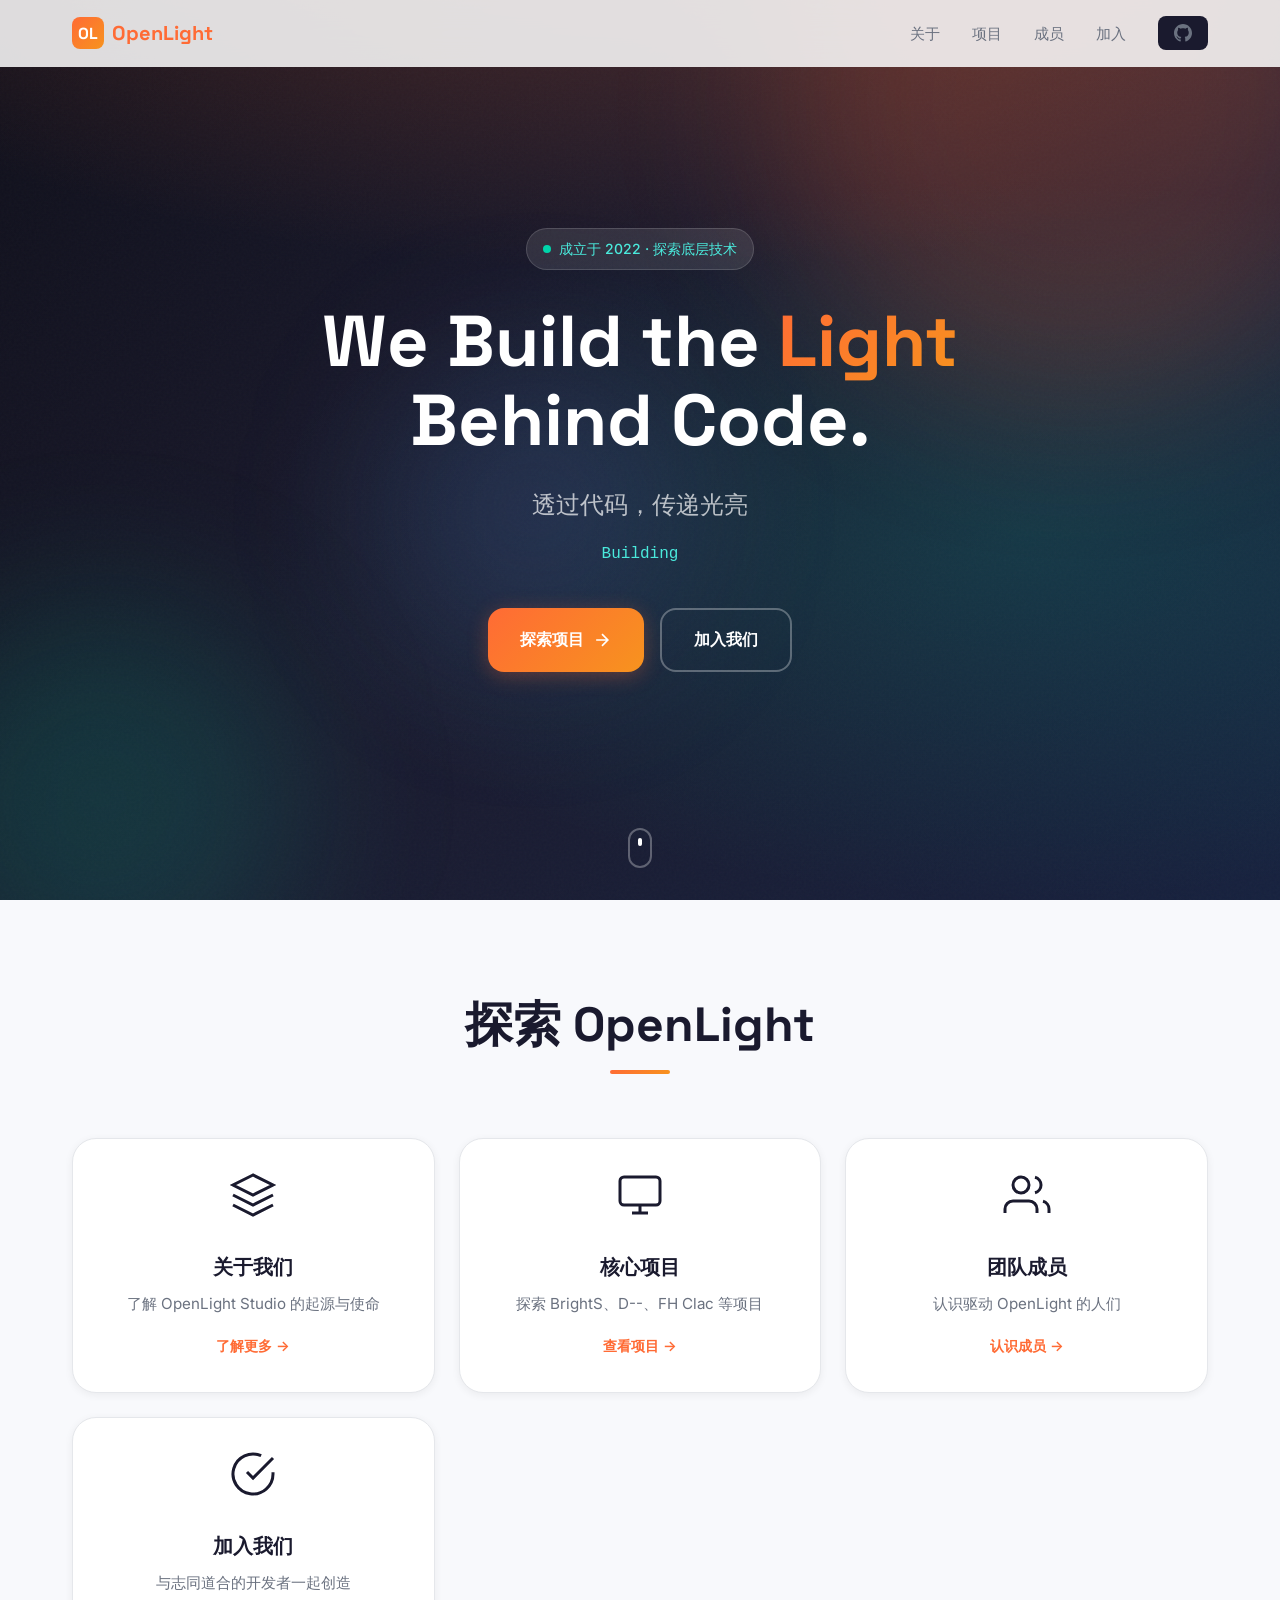
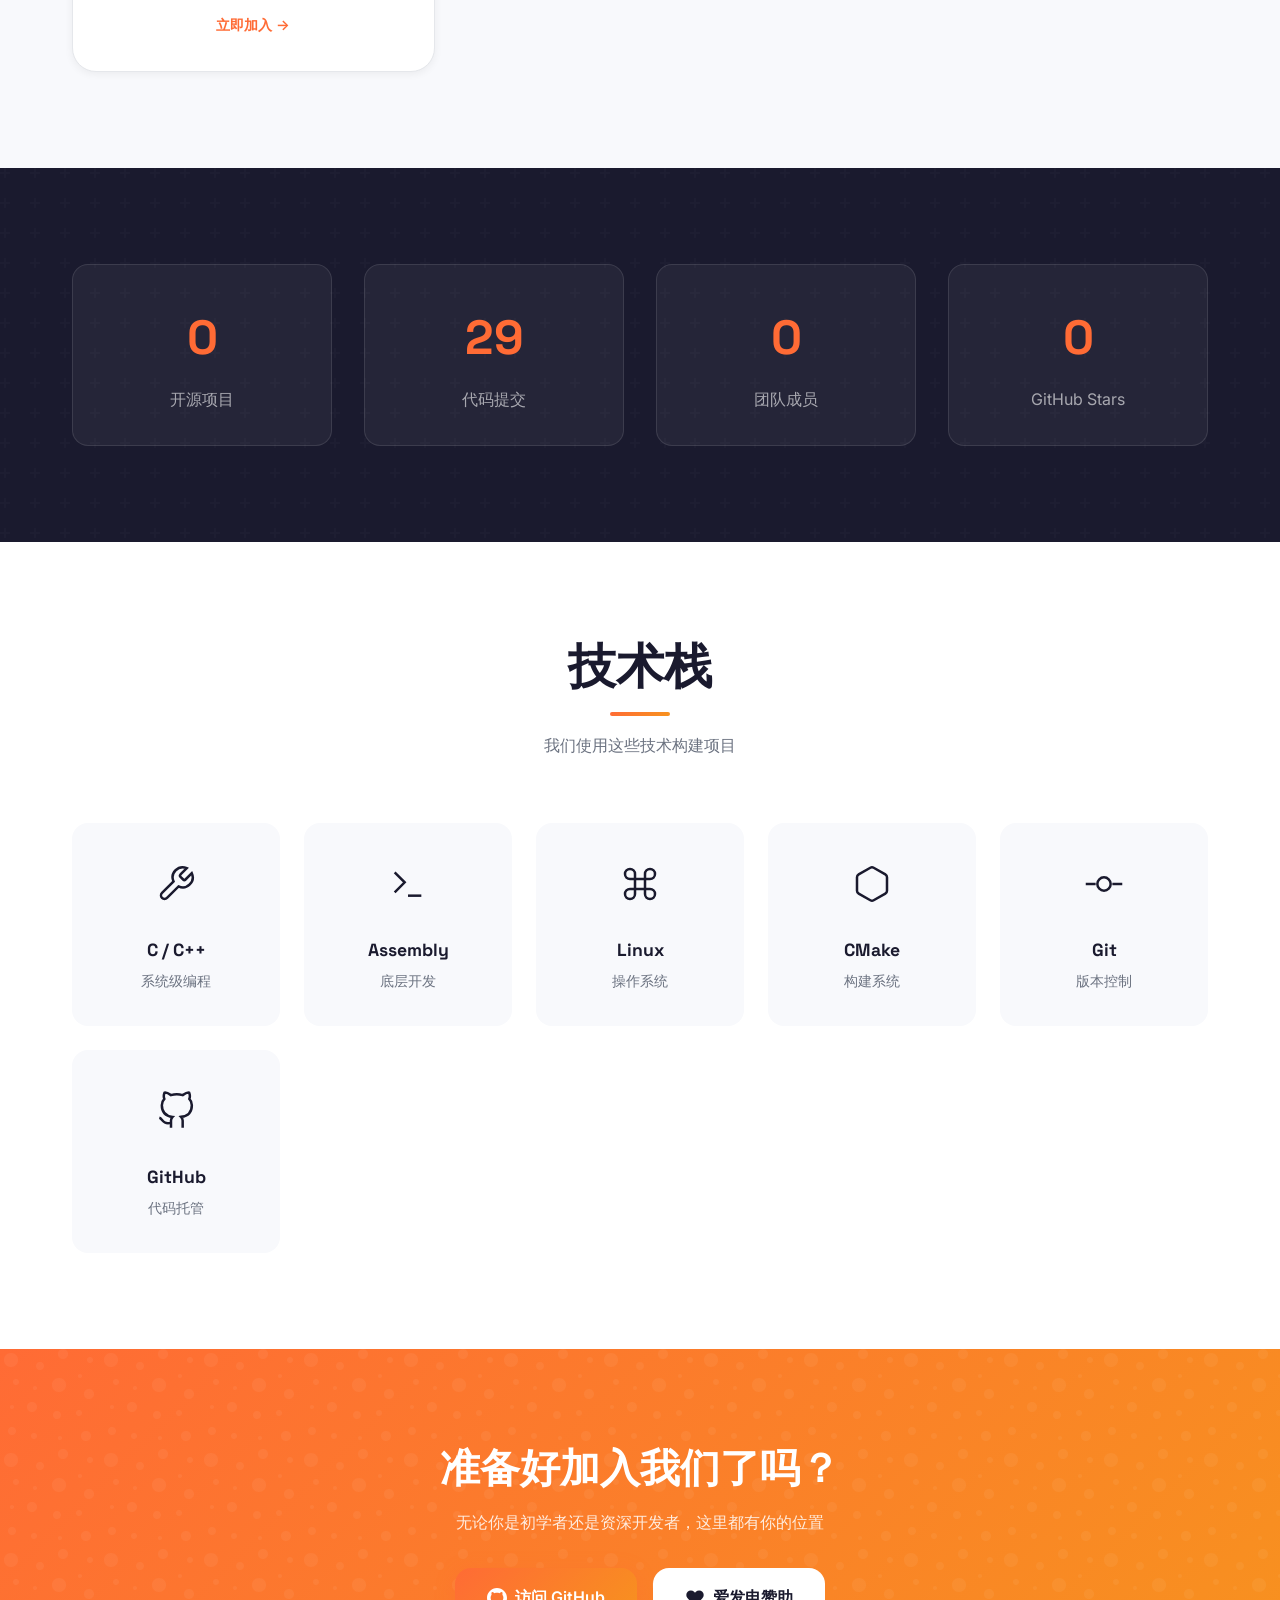
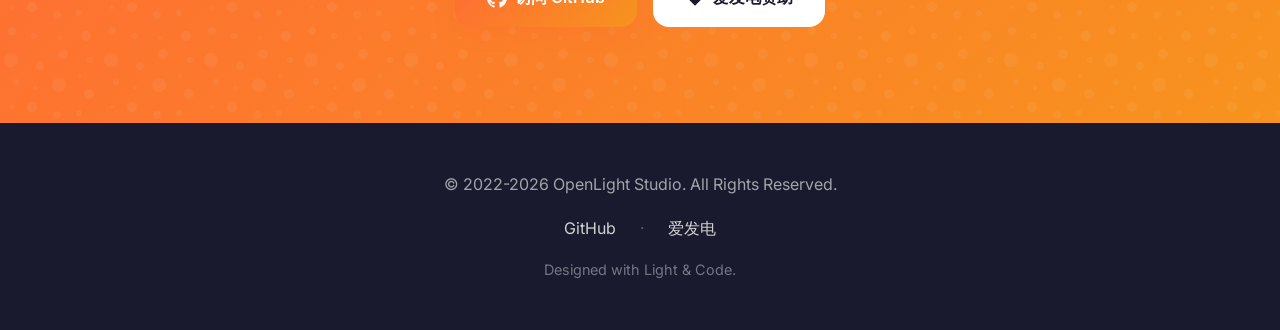
<file: index.html>
<!doctype html>
<html lang="zh-CN">
    <head>
        <meta charset="UTF-8" />
        <meta name="viewport" content="width=device-width, initial-scale=1.0" />
        <meta name="theme-color" content="#ff6b35" />
        <meta name="msapplication-TileColor" content="#ff6b35" />
        <title>OpenLight Studio | 照亮代码的未来</title>
        <meta name="description" content="OpenLight Studio - 自研操作系统内核 BrightS, D Struct Language, FH Clac" />
        <meta name="keywords" content="操作系统, 编程语言, 数据可视化, 开源项目, OpenLight Studio" />
        <meta property="og:title" content="OpenLight Studio | 照亮代码的未来" />
        <meta property="og:description" content="自研操作系统内核 BrightS, D-- 编程语言, FH Clac" />
        <meta property="og:image" content="assets/Pictures/OpenLight Logo.png" />
        <meta property="og:url" content="https://openlight-studio.github.io" />
        <meta name="twitter:card" content="summary_large_image" />
        <link rel="stylesheet" href="style.css" />
        <link rel="icon" href="assets/Pictures/OpenLight Logo.png" />
        <link rel="preconnect" href="https://fonts.googleapis.com">
        <link rel="preconnect" href="https://fonts.gstatic.com" crossorigin>
    </head>
    <body>
        <div class="scroll-progress"></div>

        <nav class="navbar">
            <div class="container nav-content">
                <a href="./" class="logo">
                    <div class="logo-icon">OL</div>
                    <span>OpenLight</span>
                </a>
                <ul class="nav-links">
                    <li><a href="./pages/about.html">关于</a></li>
                    <li><a href="./pages/projects.html">项目</a></li>
                    <li><a href="./pages/members.html">成员</a></li>
                    <li><a href="./pages/join.html">加入</a></li>
                    <li>
                        <a href="https://github.com/OpenLight-Studio" target="_blank" class="btn-gh">
                            <svg viewBox="0 0 24 24" fill="currentColor">
                                <path d="M12 0c-6.626 0-12 5.373-12 12 0 5.302 3.438 9.8 8.207 11.387.599.111.793-.261.793-.577v-2.234c-3.338.726-4.033-1.416-4.033-1.416-.546-1.387-1.333-1.756-1.333-1.756-1.089-.745.083-.729.083-.729 1.205.084 1.839 1.237 1.839 1.237 1.07 1.834 2.807 1.304 3.492.997.107-.775.418-1.305.762-1.604-2.665-.305-5.467-1.334-5.467-5.931 0-1.311.469-2.381 1.236-3.221-.124-.303-.535-1.524.117-3.176 0 0 1.008-.322 3.301 1.23.957-.266 1.983-.399 3.003-.404 1.02.005 2.047.138 3.006.404 2.291-1.552 3.297-1.23 3.297-1.23.653 1.653.242 2.874.118 3.176.77.84 1.235 1.911 1.235 3.221 0 4.609-2.807 5.624-5.479 5.921.43.372.823 1.102.823 2.222v3.293c0 .319.192.694.801.576 4.765-1.589 8.199-6.086 8.199-11.386 0-6.627-5.373-12-12-12z"/>
                            </svg>
                        </a>
                    </li>
                </ul>
                <div class="hamburger" aria-label="打开移动菜单" role="button" tabindex="0">
                    <span></span>
                    <span></span>
                    <span></span>
                </div>
            </div>
        </nav>

        <div class="mobile-menu">
            <a href="/pages/about.html">关于</a>
            <a href="/pages/projects.html">项目</a>
            <a href="/pages/members.html">成员</a>
            <a href="/pages/join.html">加入</a>
            <a href="https://github.com/OpenLight-Studio" target="_blank">GitHub</a>
        </div>

        <header class="hero">
            <div class="hero-bg">
                <div class="orb orb-1"></div>
                <div class="orb orb-2"></div>
                <div class="orb orb-3"></div>
            </div>
            <div class="container hero-content">
                <div class="hero-badge fade-in">
                    <span class="hero-badge-dot"></span>
                    成立于 2022 · 探索底层技术
                </div>
                <h1 class="fade-in">We Build the <span class="highlight">Light</span> Behind Code.</h1>
                <p class="subtitle fade-in">透过代码，传递光亮</p>
                <p class="typewriter fade-in" id="typewriter"></p>
                <div class="hero-btns fade-in">
                    <a href="/pages/projects.html" class="btn btn-primary">
                        探索项目
                        <svg width="20" height="20" viewBox="0 0 24 24" fill="none" stroke="currentColor" stroke-width="2">
                            <path d="M5 12h14M12 5l7 7-7 7"/>
                        </svg>
                    </a>
                    <a href="/pages/join.html" class="btn btn-outline">加入我们</a>
                </div>
            </div>
            <div class="scroll-indicator">
                <span></span>
            </div>
        </header>

        <section class="section preview-section">
            <div class="container">
                <div class="section-header">
                    <h2>探索 OpenLight</h2>
                    <div class="line"></div>
                </div>
                <div class="preview-grid">
                    <a href="/pages/about.html" class="preview-card">
                        <div class="preview-icon">
                            <svg width="48" height="48" viewBox="0 0 24 24" fill="none" stroke="currentColor" stroke-width="1.5">
                                <path d="M12 2L2 7l10 5 10-5-10-5zM2 17l10 5 10-5M2 12l10 5 10-5"/>
                            </svg>
                        </div>
                        <h3>关于我们</h3>
                        <p>了解 OpenLight Studio 的起源与使命</p>
                        <span class="preview-link">了解更多 →</span>
                    </a>
                    <a href="/pages/projects.html" class="preview-card">
                        <div class="preview-icon">
                            <svg width="48" height="48" viewBox="0 0 24 24" fill="none" stroke="currentColor" stroke-width="1.5">
                                <rect x="2" y="3" width="20" height="14" rx="2"/>
                                <path d="M8 21h8M12 17v4"/>
                            </svg>
                        </div>
                        <h3>核心项目</h3>
                        <p>探索 BrightS、D--、FH Clac 等项目</p>
                        <span class="preview-link">查看项目 →</span>
                    </a>
                    <a href="/pages/members.html" class="preview-card">
                        <div class="preview-icon">
                            <svg width="48" height="48" viewBox="0 0 24 24" fill="none" stroke="currentColor" stroke-width="1.5">
                                <path d="M17 21v-2a4 4 0 0 0-4-4H5a4 4 0 0 0-4 4v2"/>
                                <circle cx="9" cy="7" r="4"/>
                                <path d="M23 21v-2a4 4 0 0 0-3-3.87M16 3.13a4 4 0 0 1 0 7.75"/>
                            </svg>
                        </div>
                        <h3>团队成员</h3>
                        <p>认识驱动 OpenLight 的人们</p>
                        <span class="preview-link">认识成员 →</span>
                    </a>
                    <a href="/pages/join.html" class="preview-card">
                        <div class="preview-icon">
                            <svg width="48" height="48" viewBox="0 0 24 24" fill="none" stroke="currentColor" stroke-width="1.5">
                                <path d="M22 11.08V12a10 10 0 1 1-5.93-9.14"/>
                                <polyline points="22 4 12 14.01 9 11.01"/>
                            </svg>
                        </div>
                        <h3>加入我们</h3>
                        <p>与志同道合的开发者一起创造</p>
                        <span class="preview-link">立即加入 →</span>
                    </a>
                </div>
            </div>
        </section>

        <section class="section stats-section-home">
            <div class="container">
                <div class="stats-grid">
                    <div class="stat-card fade-in">
                        <div class="stat-number" data-target="4">0</div>
                        <div class="stat-label">开源项目</div>
                    </div>
                    <div class="stat-card fade-in delay-1">
                        <div class="stat-number" data-target="119">0</div>
                        <div class="stat-label">代码提交</div>
                    </div>
                    <div class="stat-card fade-in delay-2">
                        <div class="stat-number" data-target="4">0</div>
                        <div class="stat-label">团队成员</div>
                    </div>
                    <div class="stat-card fade-in delay-3">
                        <div class="stat-number" data-target="2">0</div>
                        <div class="stat-label">GitHub Stars</div>
                    </div>
                </div>
            </div>
        </section>

        <section class="section tech-section">
            <div class="container">
                <div class="section-header">
                    <h2>技术栈</h2>
                    <div class="line"></div>
                    <p class="section-desc">我们使用这些技术构建项目</p>
                </div>
                <div class="tech-grid">
                    <div class="tech-item fade-in">
                        <div class="tech-icon">
                            <svg width="40" height="40" viewBox="0 0 24 24" fill="none" stroke="currentColor" stroke-width="1.5">
                                <path d="M14.7 6.3a1 1 0 0 0 0 1.4l1.6 1.6a1 1 0 0 0 1.4 0l3.77-3.77a6 6 0 0 1-7.94 7.94l-6.91 6.91a2.12 2.12 0 0 1-3-3l6.91-6.91a6 6 0 0 1 7.94-7.94l-3.76 3.76z"/>
                            </svg>
                        </div>
                        <h4>C / C++</h4>
                        <p>系统级编程</p>
                    </div>
                    <div class="tech-item fade-in delay-1">
                        <div class="tech-icon">
                            <svg width="40" height="40" viewBox="0 0 24 24" fill="none" stroke="currentColor" stroke-width="1.5">
                                <polyline points="4 17 10 11 4 5"/>
                                <line x1="12" y1="19" x2="20" y2="19"/>
                            </svg>
                        </div>
                        <h4>Assembly</h4>
                        <p>底层开发</p>
                    </div>
                    <div class="tech-item fade-in delay-2">
                        <div class="tech-icon">
                            <svg width="40" height="40" viewBox="0 0 24 24" fill="none" stroke="currentColor" stroke-width="1.5">
                                <path d="M18 3a3 3 0 0 0-3 3v12a3 3 0 0 0 3 3 3 3 0 0 0 3-3 3 3 0 0 0-3-3H6a3 3 0 0 0-3 3 3 3 0 0 0 3 3 3 3 0 0 0 3-3V6a3 3 0 0 0-3-3 3 3 0 0 0-3 3 3 3 0 0 0 3 3h12a3 3 0 0 0 3-3 3 3 0 0 0-3-3z"/>
                            </svg>
                        </div>
                        <h4>Linux</h4>
                        <p>操作系统</p>
                    </div>
                    <div class="tech-item fade-in delay-3">
                        <div class="tech-icon">
                            <svg width="40" height="40" viewBox="0 0 24 24" fill="none" stroke="currentColor" stroke-width="1.5">
                                <path d="M21 16V8a2 2 0 0 0-1-1.73l-7-4a2 2 0 0 0-2 0l-7 4A2 2 0 0 0 3 8v8a2 2 0 0 0 1 1.73l7 4a2 2 0 0 0 2 0l7-4A2 2 0 0 0 21 16z"/>
                            </svg>
                        </div>
                        <h4>CMake</h4>
                        <p>构建系统</p>
                    </div>
                    <div class="tech-item fade-in">
                        <div class="tech-icon">
                            <svg width="40" height="40" viewBox="0 0 24 24" fill="none" stroke="currentColor" stroke-width="1.5">
                                <circle cx="12" cy="12" r="4"/>
                                <line x1="1.05" y1="12" x2="7" y2="12"/>
                                <line x1="17.01" y1="12" x2="22.96" y2="12"/>
                            </svg>
                        </div>
                        <h4>Git</h4>
                        <p>版本控制</p>
                    </div>
                    <div class="tech-item fade-in delay-1">
                        <div class="tech-icon">
                            <svg width="40" height="40" viewBox="0 0 24 24" fill="none" stroke="currentColor" stroke-width="1.5">
                                <path d="M9 19c-5 1.5-5-2.5-7-3m14 6v-3.87a3.37 3.37 0 0 0-.94-2.61c3.14-.35 6.44-1.54 6.44-7A5.44 5.44 0 0 0 20 4.77 5.07 5.07 0 0 0 19.91 1S18.73.65 16 2.48a13.38 13.38 0 0 0-7 0C6.27.65 5.09 1 5.09 1A5.07 5.07 0 0 0 5 4.77a5.44 5.44 0 0 0-1.5 3.78c0 5.42 3.3 6.61 6.44 7A3.37 3.37 0 0 0 9 18.13V22"/>
                            </svg>
                        </div>
                        <h4>GitHub</h4>
                        <p>代码托管</p>
                    </div>
                </div>
            </div>
        </section>

        <section class="section cta-section">
            <div class="container">
                <div class="cta-content fade-in">
                    <h2>准备好加入我们了吗？</h2>
                    <p>无论你是初学者还是资深开发者，这里都有你的位置</p>
                    <div class="cta-buttons">
                        <a href="https://github.com/OpenLight-Studio" target="_blank" class="btn btn-primary">
                            <svg width="20" height="20" viewBox="0 0 24 24" fill="currentColor">
                                <path d="M12 0c-6.626 0-12 5.373-12 12 0 5.302 3.438 9.8 8.207 11.387.599.111.793-.261.793-.577v-2.234c-3.338.726-4.033-1.416-4.033-1.416-.546-1.387-1.333-1.756-1.333-1.756-1.089-.745.083-.729.083-.729 1.205.084 1.839 1.237 1.839 1.237 1.07 1.834 2.807 1.304 3.492.997.107-.775.418-1.305.762-1.604-2.665-.305-5.467-1.334-5.467-5.931 0-1.311.469-2.381 1.236-3.221-.124-.303-.535-1.524.117-3.176 0 0 1.008-.322 3.301 1.23.957-.266 1.983-.399 3.003-.404 1.02.005 2.047.138 3.006.404 2.291-1.552 3.297-1.23 3.297-1.23.653 1.653.242 2.874.118 3.176.77.84 1.235 1.911 1.235 3.221 0 4.609-2.807 5.624-5.479 5.921.43.372.823 1.102.823 2.222v3.293c0 .319.192.694.801.576 4.765-1.589 8.199-6.086 8.199-11.386 0-6.627-5.373-12-12-12z"/>
                            </svg>
                            访问 GitHub
                        </a>
                        <a href="https://ifdian.net/a/OpenLight" target="_blank" class="btn btn-afdian">
                            <svg width="20" height="20" viewBox="0 0 24 24" fill="currentColor">
                                <path d="M20.84 4.61a5.5 5.5 0 0 0-7.78 0L12 5.67l-1.06-1.06a5.5 5.5 0 0 0-7.78 7.78l1.06 1.06L12 21.23l7.78-7.78 1.06-1.06a5.5 5.5 0 0 0 0-7.78z"/>
                            </svg>
                            爱发电赞助
                        </a>
                    </div>
                </div>
            </div>
        </section>

        <button class="scroll-to-top" aria-label="回到顶部">
            <svg viewBox="0 0 24 24" fill="none" stroke="currentColor" stroke-width="2.5" stroke-linecap="round" stroke-linejoin="round">
                <polyline points="18 15 12 9 6 15"></polyline>
            </svg>
        </button>

        <footer>
            <div class="container">
                <p>&copy; 2022-2026 OpenLight Studio. All Rights Reserved.</p>
                <p class="footer-links">
                    <a href="https://github.com/OpenLight-Studio" target="_blank">GitHub</a>
                    <span class="separator">·</span>
                    <a href="https://ifdian.net/a/OpenLight" target="_blank">爱发电</a>
                </p>
                <p class="footer-note">Designed with Light & Code.</p>
            </div>
        </footer>

        <script src="script.js"></script>
    </body>
</html>
</file>
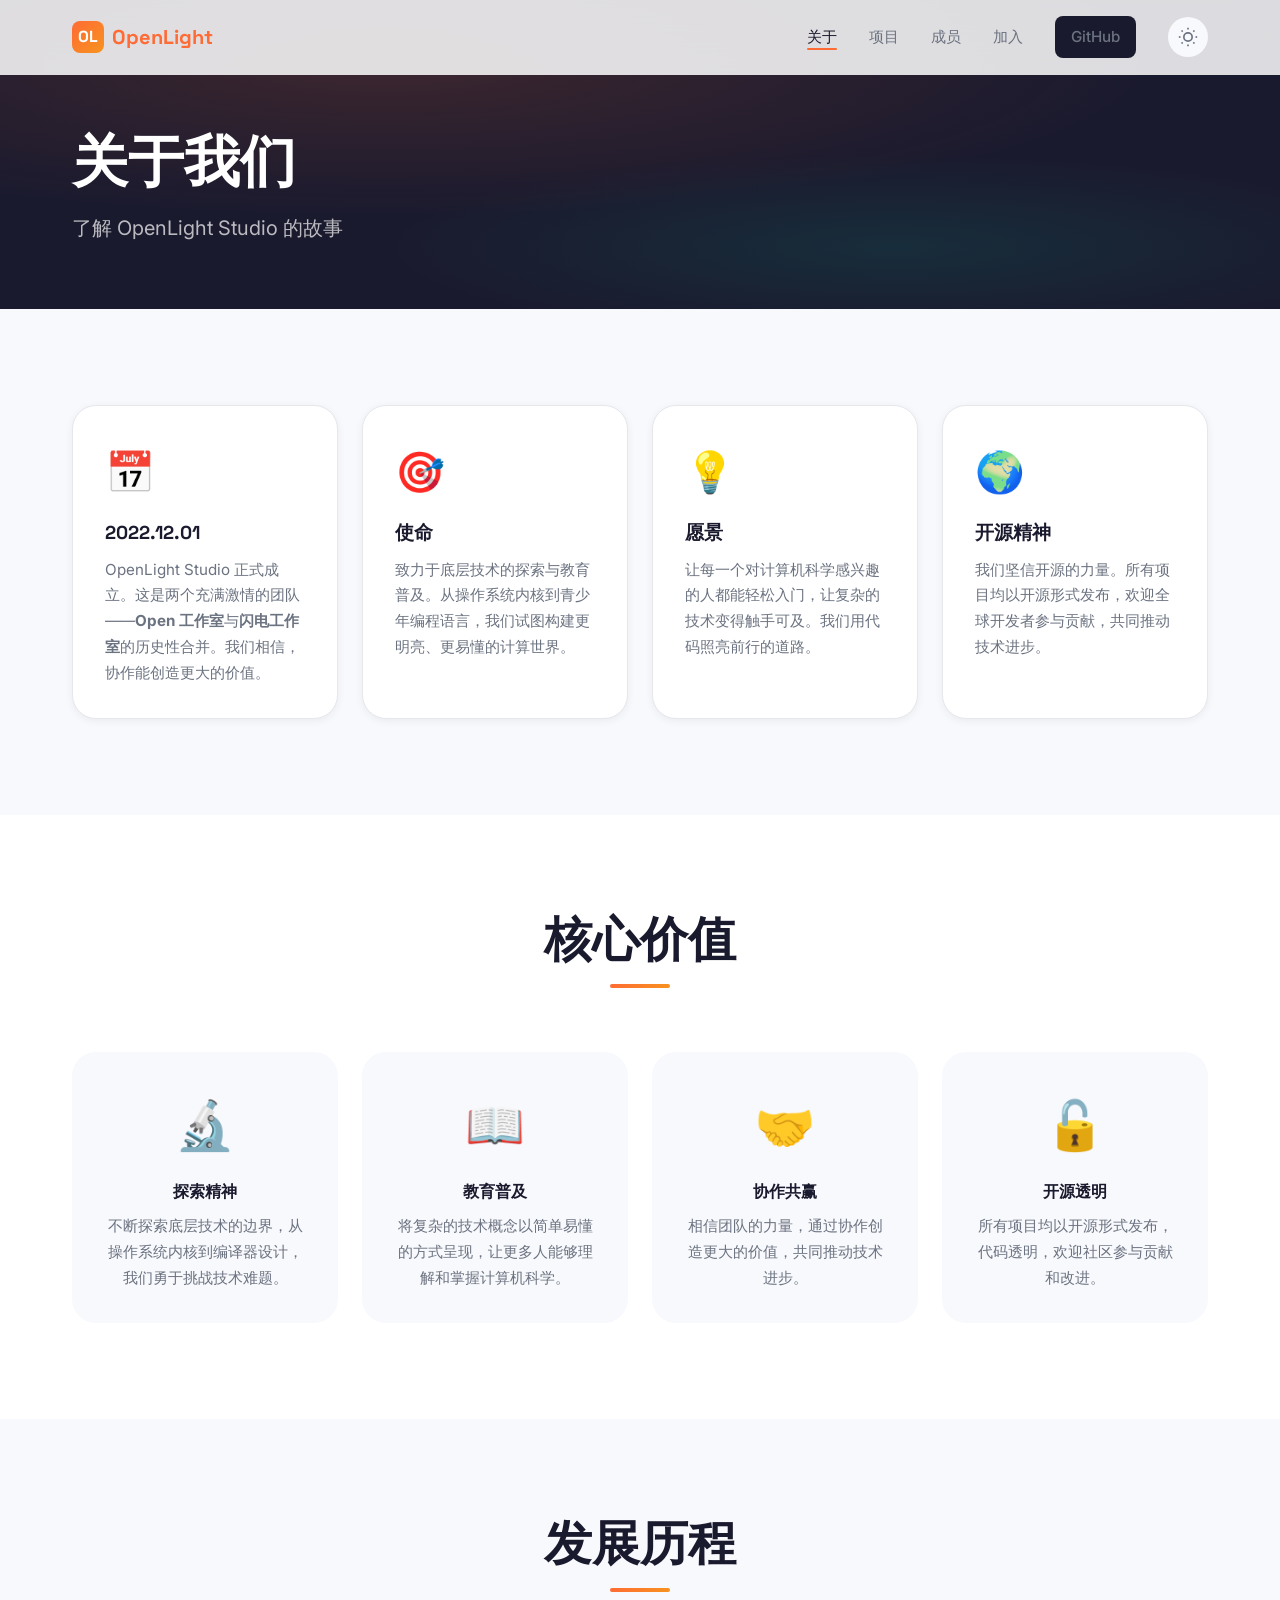
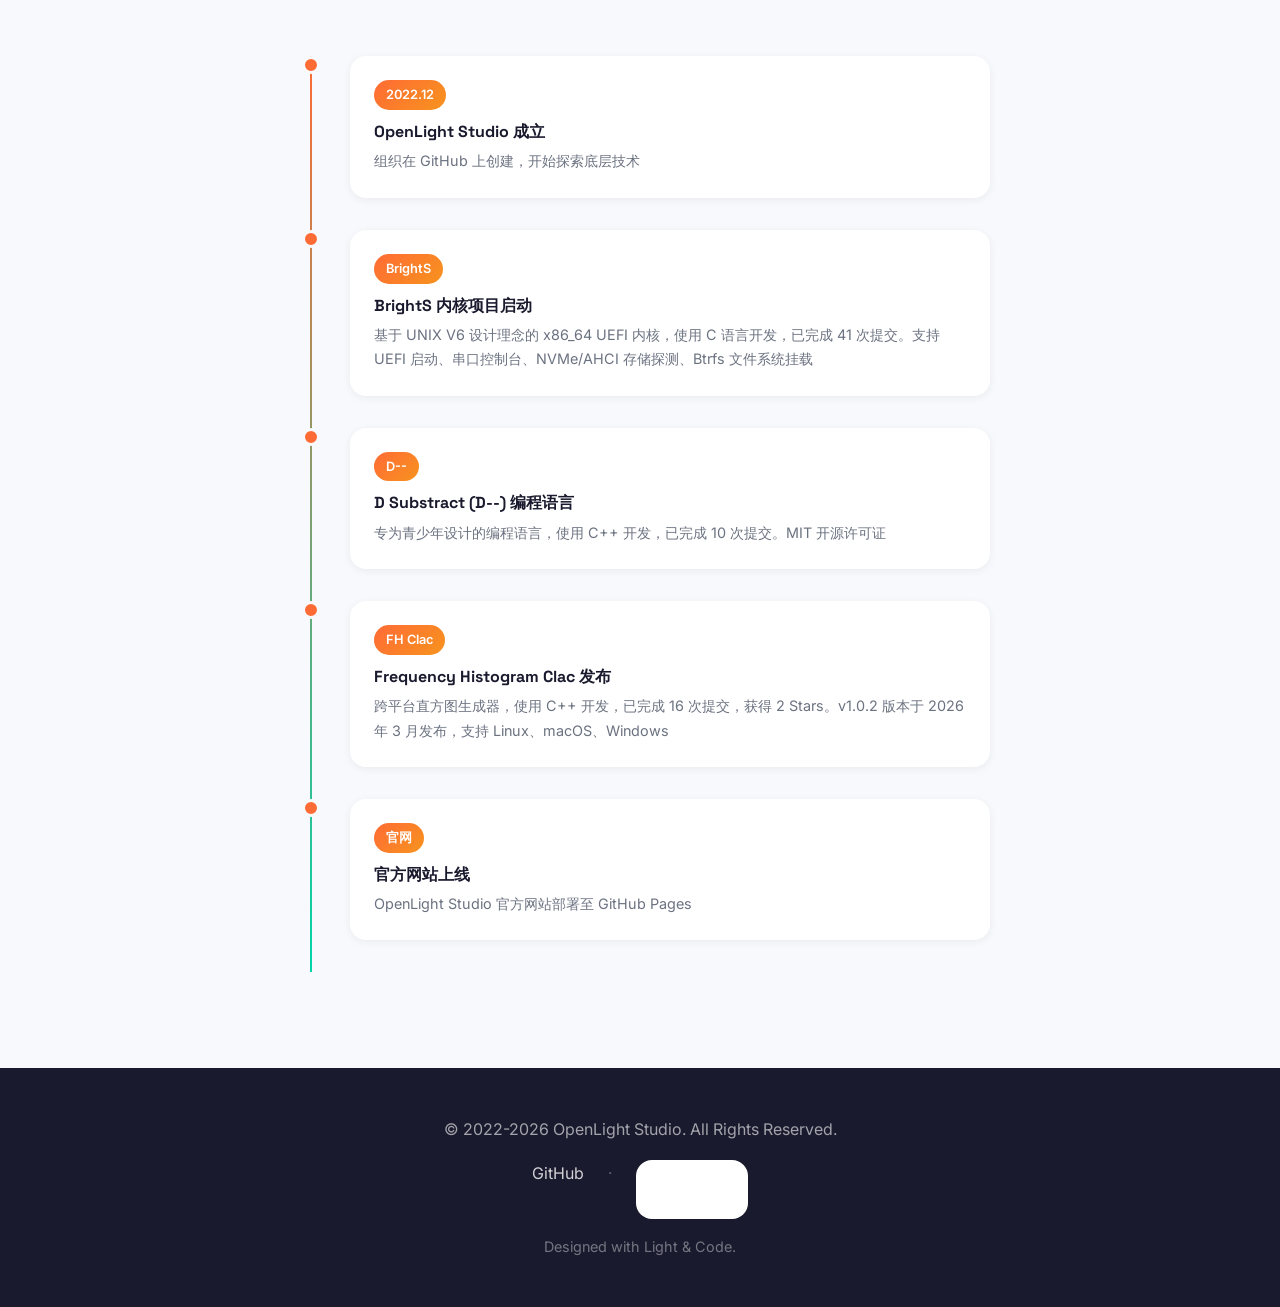
<file: pages/about.html>
<!doctype html>
<html lang="zh-CN">
    <head>
        <meta charset="UTF-8" />
        <meta name="viewport" content="width=device-width, initial-scale=1.0" />
        <title>关于我们 | OpenLight Studio</title>
        <meta name="description" content="了解 OpenLight Studio 的起源、使命与团队" />
        <link rel="stylesheet" href="../style.css" />
        <link rel="icon" href="../assets/Pictures/OpenLight Logo.png" />
    </head>
    <body>
        <canvas id="particles-canvas"></canvas>

        <nav class="navbar">
            <div class="container nav-content">
                <a href="/" class="logo">
                    <div class="logo-icon">OL</div>
                    <span>OpenLight</span>
                </a>
                <ul class="nav-links">
                    <li><a href="/pages/about.html" class="active">关于</a></li>
                    <li><a href="/pages/projects.html">项目</a></li>
                    <li><a href="/pages/members.html">成员</a></li>
                    <li><a href="/pages/join.html">加入</a></li>
                    <li>
                        <a href="https://github.com/OpenLight-Studio" target="_blank" class="btn-gh">GitHub</a>
                    </li>
                    <li>
                        <button class="theme-toggle" id="theme-toggle" aria-label="切换主题">
                            <svg class="moon-icon" viewBox="0 0 24 24" fill="none" stroke="currentColor" stroke-width="2">
                                <path d="M21 12.79A9 9 0 1 1 11.21 3 7 7 0 0 0 21 12.79z"></path>
                            </svg>
                            <svg class="sun-icon" viewBox="0 0 24 24" fill="none" stroke="currentColor" stroke-width="2">
                                <circle cx="12" cy="12" r="5"></circle>
                                <line x1="12" y1="1" x2="12" y2="3"></line>
                                <line x1="12" y1="21" x2="12" y2="23"></line>
                                <line x1="4.22" y1="4.22" x2="5.64" y2="5.64"></line>
                                <line x1="18.36" y1="18.36" x2="19.78" y2="19.78"></line>
                                <line x1="1" y1="12" x2="3" y2="12"></line>
                                <line x1="21" y1="12" x2="23" y2="12"></line>
                                <line x1="4.22" y1="19.78" x2="5.64" y2="18.36"></line>
                                <line x1="18.36" y1="5.64" x2="19.78" y2="4.22"></line>
                            </svg>
                        </button>
                    </li>
                </ul>
                <div class="hamburger">
                    <span></span>
                    <span></span>
                    <span></span>
                </div>
            </div>
        </nav>

        <div class="mobile-menu">
            <a href="/pages/about.html">关于</a>
            <a href="/pages/projects.html">项目</a>
            <a href="/pages/members.html">成员</a>
            <a href="/pages/join.html">加入</a>
            <a href="https://github.com/OpenLight-Studio" target="_blank">GitHub</a>
        </div>

        <main class="page-content">
            <div class="page-header">
                <div class="container">
                    <h1 class="fade-in">关于我们</h1>
                    <p class="page-subtitle fade-in delay-1">了解 OpenLight Studio 的故事</p>
                </div>
            </div>

            <section class="section">
                <div class="container">
                    <div class="about-grid">
                        <div class="about-card fade-in">
                            <div class="about-icon">📅</div>
                            <h3>2022.12.01</h3>
                            <p>
                                OpenLight Studio 正式成立。这是两个充满激情的团队——<strong>Open 工作室</strong>与<strong>闪电工作室</strong>的历史性合并。我们相信，协作能创造更大的价值。
                            </p>
                        </div>
                        <div class="about-card fade-in delay-1">
                            <div class="about-icon">🎯</div>
                            <h3>使命</h3>
                            <p>
                                致力于底层技术的探索与教育普及。从操作系统内核到青少年编程语言，我们试图构建更明亮、更易懂的计算世界。
                            </p>
                        </div>
                        <div class="about-card fade-in delay-2">
                            <div class="about-icon">💡</div>
                            <h3>愿景</h3>
                            <p>
                                让每一个对计算机科学感兴趣的人都能轻松入门，让复杂的技术变得触手可及。我们用代码照亮前行的道路。
                            </p>
                        </div>
                        <div class="about-card fade-in delay-3">
                            <div class="about-icon">🌍</div>
                            <h3>开源精神</h3>
                            <p>
                                我们坚信开源的力量。所有项目均以开源形式发布，欢迎全球开发者参与贡献，共同推动技术进步。
                            </p>
                        </div>
                    </div>
                </div>
            </section>

            <section class="section values-section">
                <div class="container">
                    <div class="section-header">
                        <h2>核心价值</h2>
                        <div class="line"></div>
                    </div>
                    <div class="values-grid">
                        <div class="value-item fade-in">
                            <div class="value-icon">🔬</div>
                            <h4>探索精神</h4>
                            <p>不断探索底层技术的边界，从操作系统内核到编译器设计，我们勇于挑战技术难题。</p>
                        </div>
                        <div class="value-item fade-in delay-1">
                            <div class="value-icon">📖</div>
                            <h4>教育普及</h4>
                            <p>将复杂的技术概念以简单易懂的方式呈现，让更多人能够理解和掌握计算机科学。</p>
                        </div>
                        <div class="value-item fade-in delay-2">
                            <div class="value-icon">🤝</div>
                            <h4>协作共赢</h4>
                            <p>相信团队的力量，通过协作创造更大的价值，共同推动技术进步。</p>
                        </div>
                        <div class="value-item fade-in delay-3">
                            <div class="value-icon">🔓</div>
                            <h4>开源透明</h4>
                            <p>所有项目均以开源形式发布，代码透明，欢迎社区参与贡献和改进。</p>
                        </div>
                    </div>
                </div>
            </section>

            <section class="section timeline-section">
                <div class="container">
                    <div class="section-header">
                        <h2>发展历程</h2>
                        <div class="line"></div>
                    </div>
                    <div class="timeline">
                        <div class="timeline-item fade-in">
                            <div class="timeline-marker"></div>
                            <div class="timeline-content">
                                <span class="timeline-date">2022.12</span>
                                <h4>OpenLight Studio 成立</h4>
                                <p>组织在 GitHub 上创建，开始探索底层技术</p>
                            </div>
                        </div>
                        <div class="timeline-item fade-in">
                            <div class="timeline-marker"></div>
                            <div class="timeline-content">
                                 <span class="timeline-date">BrightS</span>
                                <h4>BrightS 内核项目启动</h4>
                                <p>基于 UNIX V6 设计理念的 x86_64 UEFI 内核，使用 C 语言开发，已完成 41 次提交。支持 UEFI 启动、串口控制台、NVMe/AHCI 存储探测、Btrfs 文件系统挂载</p>
                            </div>
                        </div>
                        <div class="timeline-item fade-in">
                            <div class="timeline-marker"></div>
                            <div class="timeline-content">
                                <span class="timeline-date">D--</span>
                                <h4>D Substract (D--) 编程语言</h4>
                                <p>专为青少年设计的编程语言，使用 C++ 开发，已完成 10 次提交。MIT 开源许可证</p>
                            </div>
                        </div>
                        <div class="timeline-item fade-in">
                            <div class="timeline-marker"></div>
                            <div class="timeline-content">
                                <span class="timeline-date">FH Clac</span>
                                <h4>Frequency Histogram Clac 发布</h4>
                                <p>跨平台直方图生成器，使用 C++ 开发，已完成 16 次提交，获得 2 Stars。v1.0.2 版本于 2026 年 3 月发布，支持 Linux、macOS、Windows</p>
                            </div>
                        </div>
                        <div class="timeline-item fade-in">
                            <div class="timeline-marker"></div>
                            <div class="timeline-content">
                                <span class="timeline-date">官网</span>
                                <h4>官方网站上线</h4>
                                <p>OpenLight Studio 官方网站部署至 GitHub Pages</p>
                            </div>
                        </div>
                    </div>
                </div>
            </section>
        </main>

        <button class="scroll-to-top" aria-label="回到顶部">
            <svg viewBox="0 0 24 24" fill="none" stroke="currentColor" stroke-width="2.5" stroke-linecap="round" stroke-linejoin="round">
                <polyline points="18 15 12 9 6 15"></polyline>
            </svg>
        </button>

        <footer>
            <div class="container">
                <p>&copy; 2022-2026 OpenLight Studio. All Rights Reserved.</p>
                     <p class="footer-links">
                     <a href="https://github.com/OpenLight-Studio" target="_blank">GitHub</a>
                     <span class="separator">·</span>
                     <a href="https://ifdian.net/a/OpenLight" target="_blank" class="btn btn-afdian">爱发电</a>
                 </p>
                <p class="footer-note">Designed with Light & Code.</p>
            </div>
        </footer>

        <script src="../script.js"></script>
    </body>
</html>
</file>
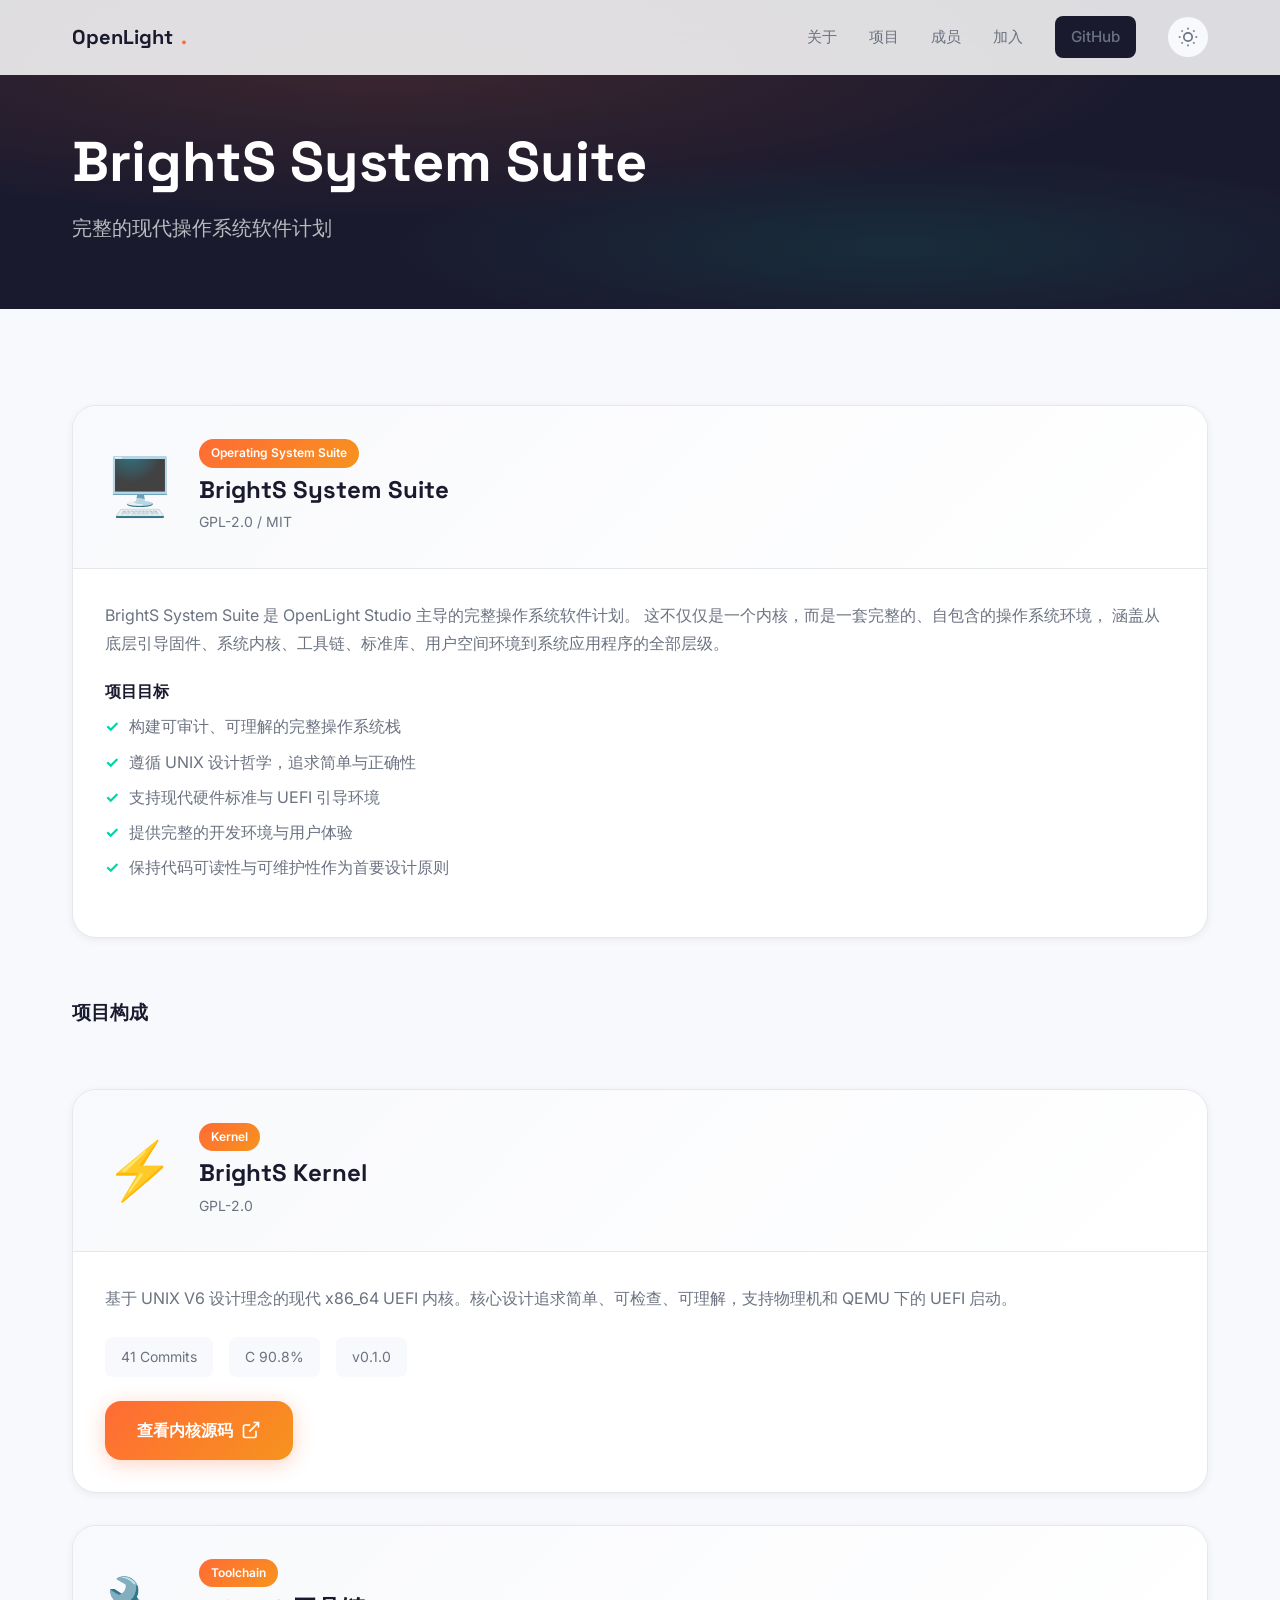
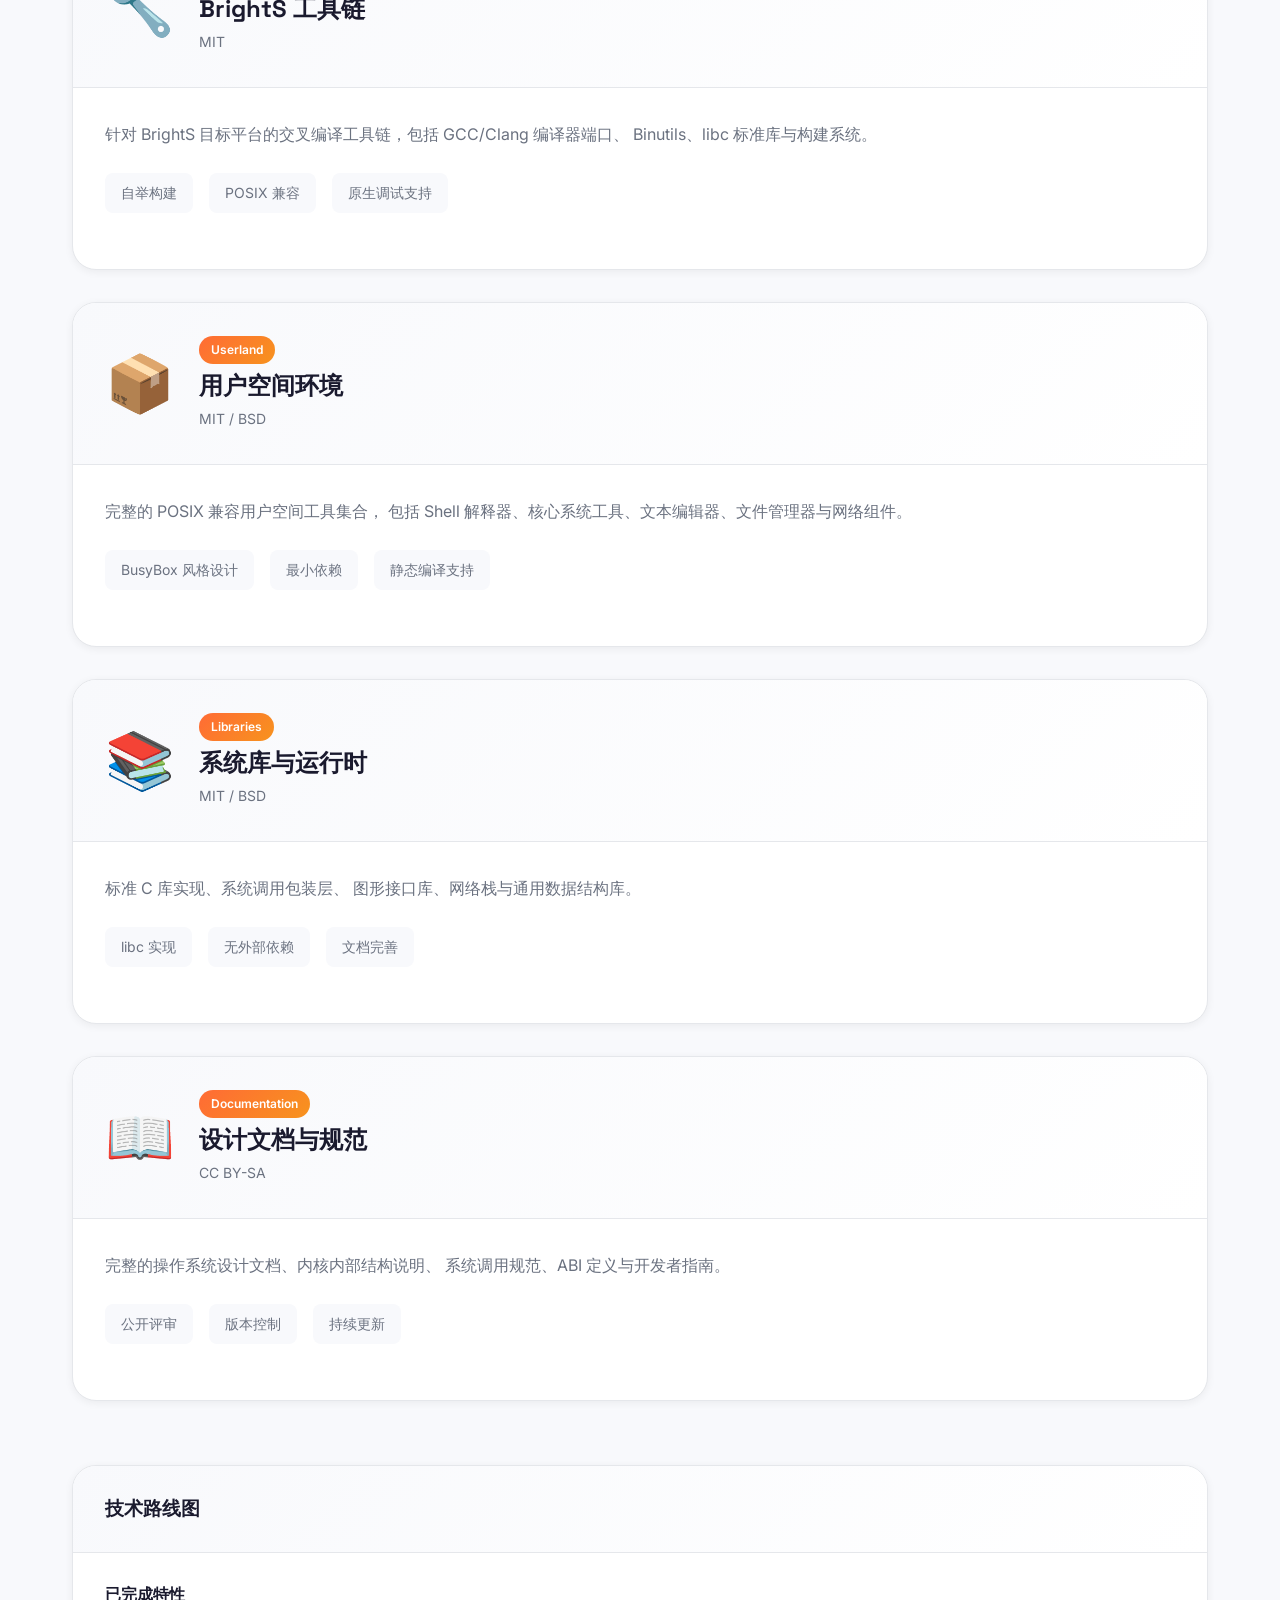
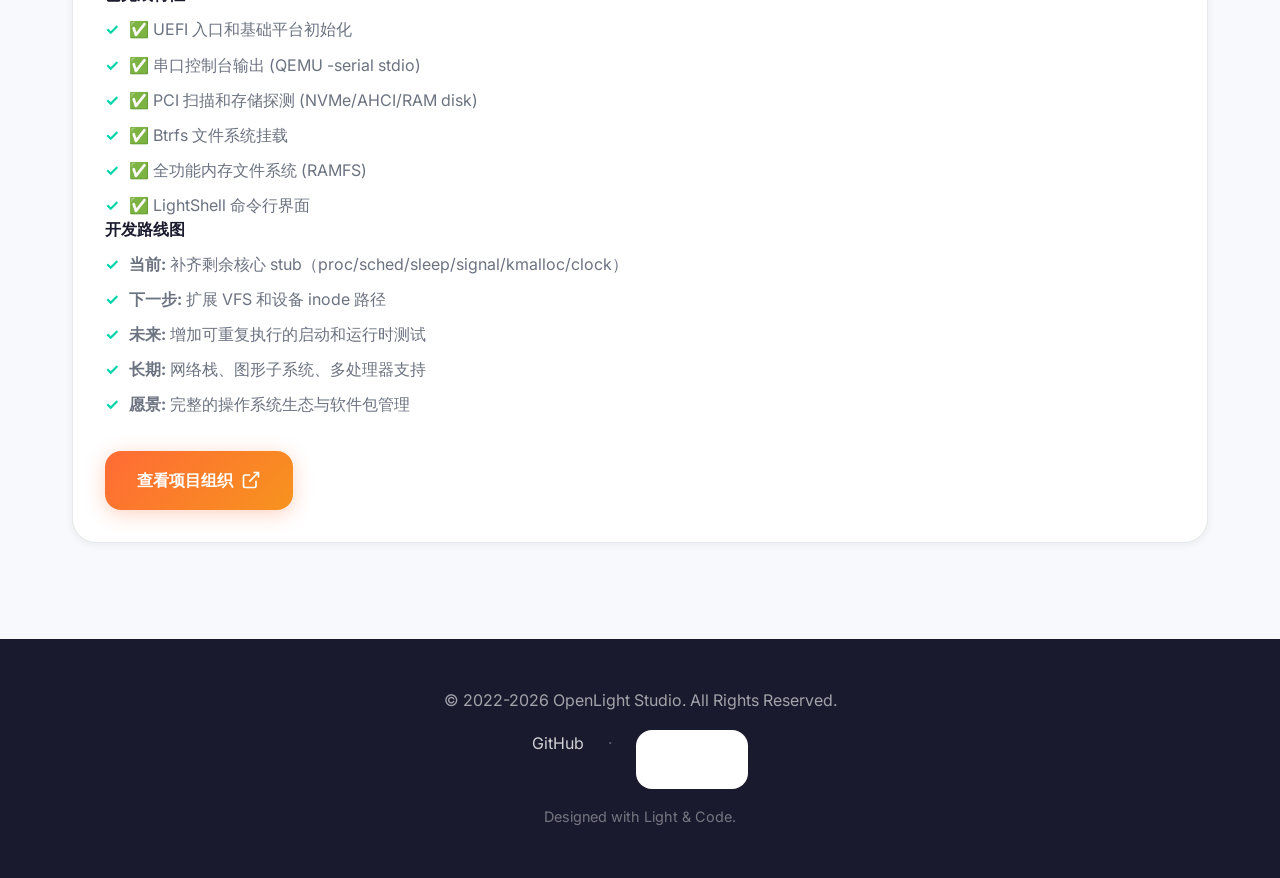
<file: pages/brights-suite.html>
<!doctype html>
<html lang="zh-CN">
    <head>
        <meta charset="UTF-8" />
        <meta name="viewport" content="width=device-width, initial-scale=1.0" />
        <title>BrightS System Suite | OpenLight Studio</title>
        <meta name="description" content="BrightS System Suite - 完整操作系统软件计划，包括内核、工具链、用户空间环境与系统组件" />
        <link rel="stylesheet" href="../style.css" />
        <link rel="icon" href="../assets/Pictures/OpenLight Logo.png" />
    </head>
    <body>
        <canvas id="particles-canvas"></canvas>

        <nav class="navbar">
            <div class="container nav-content">
                <a href="/" class="logo">OpenLight<span class="dot">.</span></a>
                <ul class="nav-links">
                    <li><a href="/pages/about.html">关于</a></li>
                    <li><a href="/pages/projects.html">项目</a></li>
                    <li><a href="/pages/members.html">成员</a></li>
                    <li><a href="/pages/join.html">加入</a></li>
                    <li>
                        <a href="https://github.com/OpenLight-Studio" target="_blank" class="btn-gh">GitHub</a>
                    </li>
                    <li>
                        <button class="theme-toggle" id="theme-toggle" aria-label="切换主题">
                            <svg class="moon-icon" viewBox="0 0 24 24" fill="none" stroke="currentColor" stroke-width="2">
                                <path d="M21 12.79A9 9 0 1 1 11.21 3 7 7 0 0 0 21 12.79z"></path>
                            </svg>
                            <svg class="sun-icon" viewBox="0 0 24 24" fill="none" stroke="currentColor" stroke-width="2">
                                <circle cx="12" cy="12" r="5"></circle>
                                <line x1="12" y1="1" x2="12" y2="3"></line>
                                <line x1="12" y1="21" x2="12" y2="23"></line>
                                <line x1="4.22" y1="4.22" x2="5.64" y2="5.64"></line>
                                <line x1="18.36" y1="18.36" x2="19.78" y2="19.78"></line>
                                <line x1="1" y1="12" x2="3" y2="12"></line>
                                <line x1="21" y1="12" x2="23" y2="12"></line>
                                <line x1="4.22" y1="19.78" x2="5.64" y2="18.36"></line>
                                <line x1="18.36" y1="5.64" x2="19.78" y2="4.22"></line>
                            </svg>
                        </button>
                    </li>
                </ul>
                <div class="hamburger">
                    <span></span>
                    <span></span>
                    <span></span>
                </div>
            </div>
        </nav>

        <div class="mobile-menu">
            <a href="/pages/about.html">关于</a>
            <a href="/pages/projects.html">项目</a>
            <a href="/pages/members.html">成员</a>
            <a href="/pages/join.html">加入</a>
            <a href="https://github.com/OpenLight-Studio" target="_blank">GitHub</a>
        </div>

        <main class="page-content">
            <div class="page-header">
                <div class="container">
                    <h1 class="fade-in">BrightS System Suite</h1>
                    <p class="page-subtitle fade-in delay-1">完整的现代操作系统软件计划</p>
                </div>
            </div>

            <section class="section">
                <div class="container">
                    <div class="project-detail fade-in">
                        <div class="project-detail-header">
                            <div class="project-icon-large">🖥️</div>
                            <div class="project-meta">
                                <span class="tag kernel">Operating System Suite</span>
                                <h2>BrightS System Suite</h2>
                                <span class="project-license">GPL-2.0 / MIT</span>
                            </div>
                        </div>
                        <div class="project-detail-body">
                            <p class="project-description">
                                BrightS System Suite 是 OpenLight Studio 主导的完整操作系统软件计划。
                                这不仅仅是一个内核，而是一套完整的、自包含的操作系统环境，
                                涵盖从底层引导固件、系统内核、工具链、标准库、用户空间环境到系统应用程序的全部层级。
                            </p>

                            <div class="project-features">
                                <h4>项目目标</h4>
                                <ul>
                                    <li>构建可审计、可理解的完整操作系统栈</li>
                                    <li>遵循 UNIX 设计哲学，追求简单与正确性</li>
                                    <li>支持现代硬件标准与 UEFI 引导环境</li>
                                    <li>提供完整的开发环境与用户体验</li>
                                    <li>保持代码可读性与可维护性作为首要设计原则</li>
                                </ul>
                            </div>
                        </div>
                    </div>

                    <div class="project-showcase" style="margin-top: 4rem;">
                        <h3 style="margin-bottom: 2rem;" class="fade-in delay-1">项目构成</h3>

                        <article class="project-detail fade-in delay-1">
                            <div class="project-detail-header">
                                <div class="project-icon-large">⚡</div>
                                <div class="project-meta">
                                    <span class="tag kernel">Kernel</span>
                                    <h2>BrightS Kernel</h2>
                                    <span class="project-license">GPL-2.0</span>
                                </div>
                            </div>
                            <div class="project-detail-body">
                                <p class="project-description">
                                    基于 UNIX V6 设计理念的现代 x86_64 UEFI 内核。核心设计追求简单、可检查、可理解，支持物理机和 QEMU 下的 UEFI 启动。
                                </p>
                                <div class="project-stats">
                                    <span class="stat-item">41 Commits</span>
                                    <span class="stat-item">C 90.8%</span>
                                    <span class="stat-item">v0.1.0</span>
                                </div>
                                <a href="https://github.com/OpenLight-Studio/BrightS" target="_blank" class="btn btn-primary">
                                    查看内核源码
                                    <svg width="20" height="20" viewBox="0 0 24 24" fill="none" stroke="currentColor" stroke-width="2">
                                        <path d="M18 13v6a2 2 0 0 1-2 2H5a2 2 0 0 1-2-2V8a2 2 0 0 1 2-2h6M15 3h6v6M10 14L21 3"/>
                                    </svg>
                                </a>
                            </div>
                        </article>

                        <article class="project-detail fade-in delay-2">
                            <div class="project-detail-header">
                                <div class="project-icon-large">🔧</div>
                                <div class="project-meta">
                                    <span class="tag tool">Toolchain</span>
                                    <h2>BrightS 工具链</h2>
                                    <span class="project-license">MIT</span>
                                </div>
                            </div>
                            <div class="project-detail-body">
                                <p class="project-description">
                                    针对 BrightS 目标平台的交叉编译工具链，包括 GCC/Clang 编译器端口、
                                    Binutils、libc 标准库与构建系统。
                                </p>
                                <div class="project-stats">
                                    <span class="stat-item">自举构建</span>
                                    <span class="stat-item">POSIX 兼容</span>
                                    <span class="stat-item">原生调试支持</span>
                                </div>
                            </div>
                        </article>

                        <article class="project-detail fade-in">
                            <div class="project-detail-header">
                                <div class="project-icon-large">📦</div>
                                <div class="project-meta">
                                    <span class="tag tool">Userland</span>
                                    <h2>用户空间环境</h2>
                                    <span class="project-license">MIT / BSD</span>
                                </div>
                            </div>
                            <div class="project-detail-body">
                                <p class="project-description">
                                    完整的 POSIX 兼容用户空间工具集合，
                                    包括 Shell 解释器、核心系统工具、文本编辑器、文件管理器与网络组件。
                                </p>
                                <div class="project-stats">
                                    <span class="stat-item">BusyBox 风格设计</span>
                                    <span class="stat-item">最小依赖</span>
                                    <span class="stat-item">静态编译支持</span>
                                </div>
                            </div>
                        </article>

                        <article class="project-detail fade-in delay-1">
                            <div class="project-detail-header">
                                <div class="project-icon-large">📚</div>
                                <div class="project-meta">
                                    <span class="tag tool">Libraries</span>
                                    <h2>系统库与运行时</h2>
                                    <span class="project-license">MIT / BSD</span>
                                </div>
                            </div>
                            <div class="project-detail-body">
                                <p class="project-description">
                                    标准 C 库实现、系统调用包装层、
                                    图形接口库、网络栈与通用数据结构库。
                                </p>
                                <div class="project-stats">
                                    <span class="stat-item">libc 实现</span>
                                    <span class="stat-item">无外部依赖</span>
                                    <span class="stat-item">文档完善</span>
                                </div>
                            </div>
                        </article>

                        <article class="project-detail fade-in delay-2">
                            <div class="project-detail-header">
                                <div class="project-icon-large">📖</div>
                                <div class="project-meta">
                                    <span class="tag tool">Documentation</span>
                                    <h2>设计文档与规范</h2>
                                    <span class="project-license">CC BY-SA</span>
                                </div>
                            </div>
                            <div class="project-detail-body">
                                <p class="project-description">
                                    完整的操作系统设计文档、内核内部结构说明、
                                    系统调用规范、ABI 定义与开发者指南。
                                </p>
                                <div class="project-stats">
                                    <span class="stat-item">公开评审</span>
                                    <span class="stat-item">版本控制</span>
                                    <span class="stat-item">持续更新</span>
                                </div>
                            </div>
                        </article>
                    </div>

                    <div class="project-detail fade-in delay-1" style="margin-top: 4rem;">
                        <div class="project-detail-header">
                            <h3>技术路线图</h3>
                        </div>
                        <div class="project-detail-body">
                            <div class="project-features">
                                <h4>已完成特性</h4>
                                <ul>
                                    <li>✅ UEFI 入口和基础平台初始化</li>
                                    <li>✅ 串口控制台输出 (QEMU -serial stdio)</li>
                                    <li>✅ PCI 扫描和存储探测 (NVMe/AHCI/RAM disk)</li>
                                    <li>✅ Btrfs 文件系统挂载</li>
                                    <li>✅ 全功能内存文件系统 (RAMFS)</li>
                                    <li>✅ LightShell 命令行界面</li>
                                </ul>

                                <h4>开发路线图</h4>
                                <ul>
                                    <li><strong>当前:</strong> 补齐剩余核心 stub（proc/sched/sleep/signal/kmalloc/clock）</li>
                                    <li><strong>下一步:</strong> 扩展 VFS 和设备 inode 路径</li>
                                    <li><strong>未来:</strong> 增加可重复执行的启动和运行时测试</li>
                                    <li><strong>长期:</strong> 网络栈、图形子系统、多处理器支持</li>
                                    <li><strong>愿景:</strong> 完整的操作系统生态与软件包管理</li>
                                </ul>
                            </div>

                            <div style="margin-top: 2rem;">
                                <a href="https://github.com/OpenLight-Studio" target="_blank" class="btn btn-primary">
                                    查看项目组织
                                    <svg width="20" height="20" viewBox="0 0 24 24" fill="none" stroke="currentColor" stroke-width="2">
                                        <path d="M18 13v6a2 2 0 0 1-2 2H5a2 2 0 0 1-2-2V8a2 2 0 0 1 2-2h6M15 3h6v6M10 14L21 3"/>
                                    </svg>
                                </a>
                            </div>
                        </div>
                    </div>
                </div>
            </section>
        </main>

        <button class="scroll-to-top" aria-label="回到顶部">
            <svg viewBox="0 0 24 24" fill="none" stroke="currentColor" stroke-width="2.5" stroke-linecap="round" stroke-linejoin="round">
                <polyline points="18 15 12 9 6 15"></polyline>
            </svg>
        </button>

         <footer>
             <div class="container">
                 <p>&copy; 2022-2026 OpenLight Studio. All Rights Reserved.</p>
                 <p class="footer-links">
                     <a href="https://github.com/OpenLight-Studio" target="_blank">GitHub</a>
                     <span class="separator">·</span>
                     <a href="https://ifdian.net/a/OpenLight" target="_blank" class="btn btn-afdian">爱发电</a>
                 </p>
                 <p class="footer-note">Designed with Light & Code.</p>
             </div>
         </footer>

        <script src="../script.js"></script>
    </body>
</html>
</file>
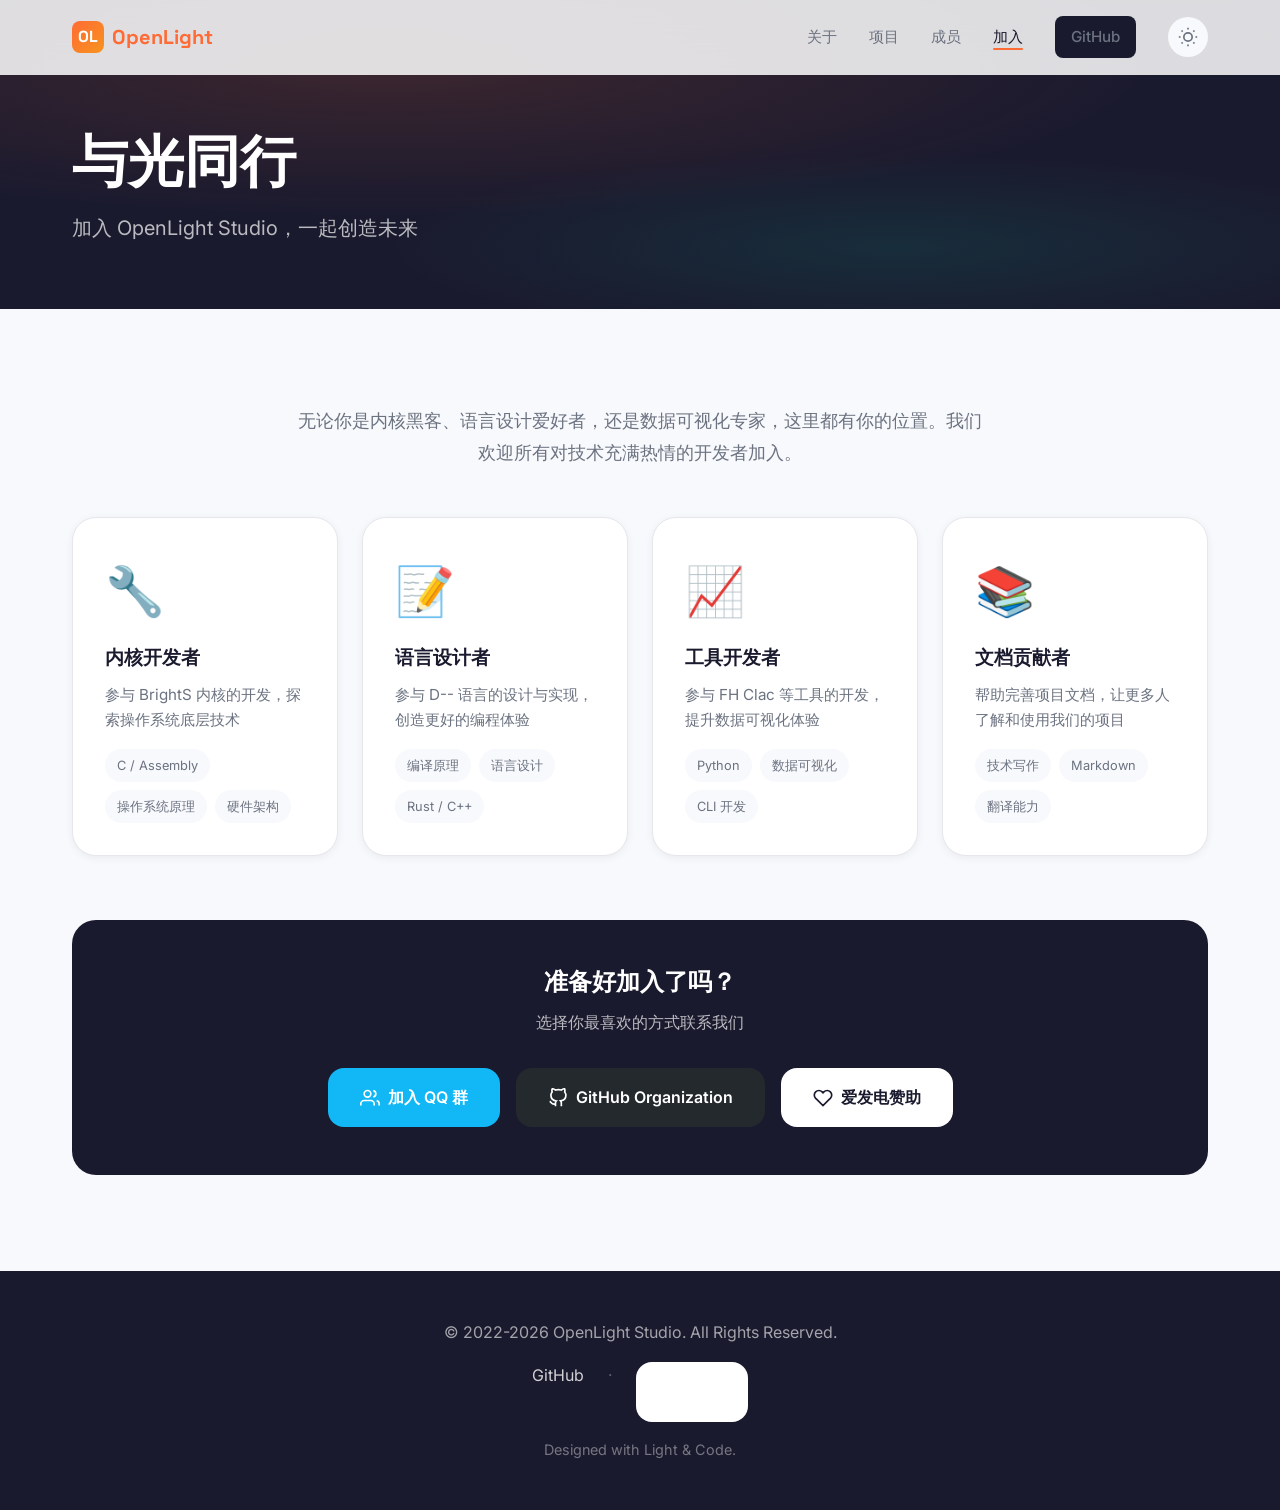
<file: pages/join.html>
<!doctype html>
<html lang="zh-CN">
    <head>
        <meta charset="UTF-8" />
        <meta name="viewport" content="width=device-width, initial-scale=1.0" />
        <title>加入我们 | OpenLight Studio</title>
        <meta name="description" content="加入 OpenLight Studio，与志同道合的开发者一起创造" />
        <link rel="stylesheet" href="../style.css" />
        <link rel="icon" href="../assets/Pictures/OpenLight Logo.png" />
    </head>
    <body>
        <canvas id="particles-canvas"></canvas>

        <nav class="navbar">
            <div class="container nav-content">
                <a href="/" class="logo">
                    <div class="logo-icon">OL</div>
                    <span>OpenLight</span>
                </a>
                <ul class="nav-links">
                    <li><a href="/pages/about.html">关于</a></li>
                    <li><a href="/pages/projects.html">项目</a></li>
                    <li><a href="/pages/members.html">成员</a></li>
                    <li><a href="/pages/join.html" class="active">加入</a></li>
                    <li>
                        <a href="https://github.com/OpenLight-Studio" target="_blank" class="btn-gh">GitHub</a>
                    </li>
                    <li>
                        <button class="theme-toggle" id="theme-toggle" aria-label="切换主题">
                            <svg class="moon-icon" viewBox="0 0 24 24" fill="none" stroke="currentColor" stroke-width="2">
                                <path d="M21 12.79A9 9 0 1 1 11.21 3 7 7 0 0 0 21 12.79z"></path>
                            </svg>
                            <svg class="sun-icon" viewBox="0 0 24 24" fill="none" stroke="currentColor" stroke-width="2">
                                <circle cx="12" cy="12" r="5"></circle>
                                <line x1="12" y1="1" x2="12" y2="3"></line>
                                <line x1="12" y1="21" x2="12" y2="23"></line>
                                <line x1="4.22" y1="4.22" x2="5.64" y2="5.64"></line>
                                <line x1="18.36" y1="18.36" x2="19.78" y2="19.78"></line>
                                <line x1="1" y1="12" x2="3" y2="12"></line>
                                <line x1="21" y1="12" x2="23" y2="12"></line>
                                <line x1="4.22" y1="19.78" x2="5.64" y2="18.36"></line>
                                <line x1="18.36" y1="5.64" x2="19.78" y2="4.22"></line>
                            </svg>
                        </button>
                    </li>
                </ul>
                <div class="hamburger">
                    <span></span>
                    <span></span>
                    <span></span>
                </div>
            </div>
        </nav>

        <div class="mobile-menu">
            <a href="/pages/about.html">关于</a>
            <a href="/pages/projects.html">项目</a>
            <a href="/pages/members.html">成员</a>
            <a href="/pages/join.html">加入</a>
            <a href="https://github.com/OpenLight-Studio" target="_blank">GitHub</a>
        </div>

        <main class="page-content">
            <div class="page-header">
                <div class="container">
                    <h1 class="fade-in">与光同行</h1>
                    <p class="page-subtitle fade-in delay-1">加入 OpenLight Studio，一起创造未来</p>
                </div>
            </div>

            <section class="section">
                <div class="container">
                    <div class="join-intro fade-in">
                        <p>无论你是内核黑客、语言设计爱好者，还是数据可视化专家，这里都有你的位置。我们欢迎所有对技术充满热情的开发者加入。</p>
                    </div>

                    <div class="roles-grid">
                        <div class="role-card fade-in">
                            <div class="role-icon">🔧</div>
                            <h3>内核开发者</h3>
                            <p>参与 BrightS 内核的开发，探索操作系统底层技术</p>
                            <ul class="role-skills">
                                <li>C / Assembly</li>
                                <li>操作系统原理</li>
                                <li>硬件架构</li>
                            </ul>
                        </div>
                        <div class="role-card fade-in delay-1">
                            <div class="role-icon">📝</div>
                            <h3>语言设计者</h3>
                            <p>参与 D-- 语言的设计与实现，创造更好的编程体验</p>
                            <ul class="role-skills">
                                <li>编译原理</li>
                                <li>语言设计</li>
                                <li>Rust / C++</li>
                            </ul>
                        </div>
                        <div class="role-card fade-in delay-2">
                            <div class="role-icon">📈</div>
                            <h3>工具开发者</h3>
                            <p>参与 FH Clac 等工具的开发，提升数据可视化体验</p>
                            <ul class="role-skills">
                                <li>Python</li>
                                <li>数据可视化</li>
                                <li>CLI 开发</li>
                            </ul>
                        </div>
                        <div class="role-card fade-in delay-3">
                            <div class="role-icon">📚</div>
                            <h3>文档贡献者</h3>
                            <p>帮助完善项目文档，让更多人了解和使用我们的项目</p>
                            <ul class="role-skills">
                                <li>技术写作</li>
                                <li>Markdown</li>
                                <li>翻译能力</li>
                            </ul>
                        </div>
                    </div>

                    <div class="join-cta fade-in">
                        <h2>准备好加入了吗？</h2>
                        <p>选择你最喜欢的方式联系我们</p>
                        <div class="join-actions">
                            <a href="https://qm.qq.com/q/CR5pnbgOUo" target="_blank" class="btn btn-qq">
                                <svg width="20" height="20" viewBox="0 0 24 24" fill="none" stroke="currentColor" stroke-width="2">
                                    <path d="M17 21v-2a4 4 0 0 0-4-4H5a4 4 0 0 0-4 4v2"></path>
                                    <circle cx="9" cy="7" r="4"></circle>
                                    <path d="M23 21v-2a4 4 0 0 0-3-3.87"></path>
                                    <path d="M16 3.13a4 4 0 0 1 0 7.75"></path>
                                </svg>
                                加入 QQ 群
                            </a>
                            <a href="https://github.com/OpenLight-Studio" target="_blank" class="btn btn-gh-dark">
                                <svg width="20" height="20" viewBox="0 0 24 24" fill="none" stroke="currentColor" stroke-width="2">
                                    <path d="M9 19c-5 1.5-5-2.5-7-3m14 6v-3.87a3.37 3.37 0 0 0-.94-2.61c3.14-.35 6.44-1.54 6.44-7A5.44 5.44 0 0 0 20 4.77 5.07 5.07 0 0 0 19.91 1S18.73.65 16 2.48a13.38 13.38 0 0 0-7 0C6.27.65 5.09 1 5.09 1A5.07 5.07 0 0 0 5 4.77a5.44 5.44 0 0 0-1.5 3.78c0 5.42 3.3 6.61 6.44 7A3.37 3.37 0 0 0 9 18.13V22"></path>
                                </svg>
                                GitHub Organization
                            </a>
                            <a href="https://ifdian.net/a/OpenLight" target="_blank" class="btn btn-afdian">
                                <svg width="20" height="20" viewBox="0 0 24 24" fill="none" stroke="currentColor" stroke-width="2">
                                    <path d="M20.84 4.61a5.5 5.5 0 0 0-7.78 0L12 5.67l-1.06-1.06a5.5 5.5 0 0 0-7.78 7.78l1.06 1.06L12 21.23l7.78-7.78 1.06-1.06a5.5 5.5 0 0 0 0-7.78z"></path>
                                </svg>
                                爱发电赞助
                            </a>
                        </div>
                    </div>
                </div>
            </section>
        </main>

        <footer>
            <div class="container">
                <p>&copy; 2022-2026 OpenLight Studio. All Rights Reserved.</p>
                 <p class="footer-links">
                     <a href="https://github.com/OpenLight-Studio" target="_blank">GitHub</a>
                     <span class="separator">·</span>
                     <a href="https://ifdian.net/a/OpenLight" target="_blank" class="btn btn-afdian">爱发电</a>
                 </p>
                <p class="footer-note">Designed with Light & Code.</p>
            </div>
        </footer>

        <script src="../script.js"></script>
    </body>
</html>
</file>
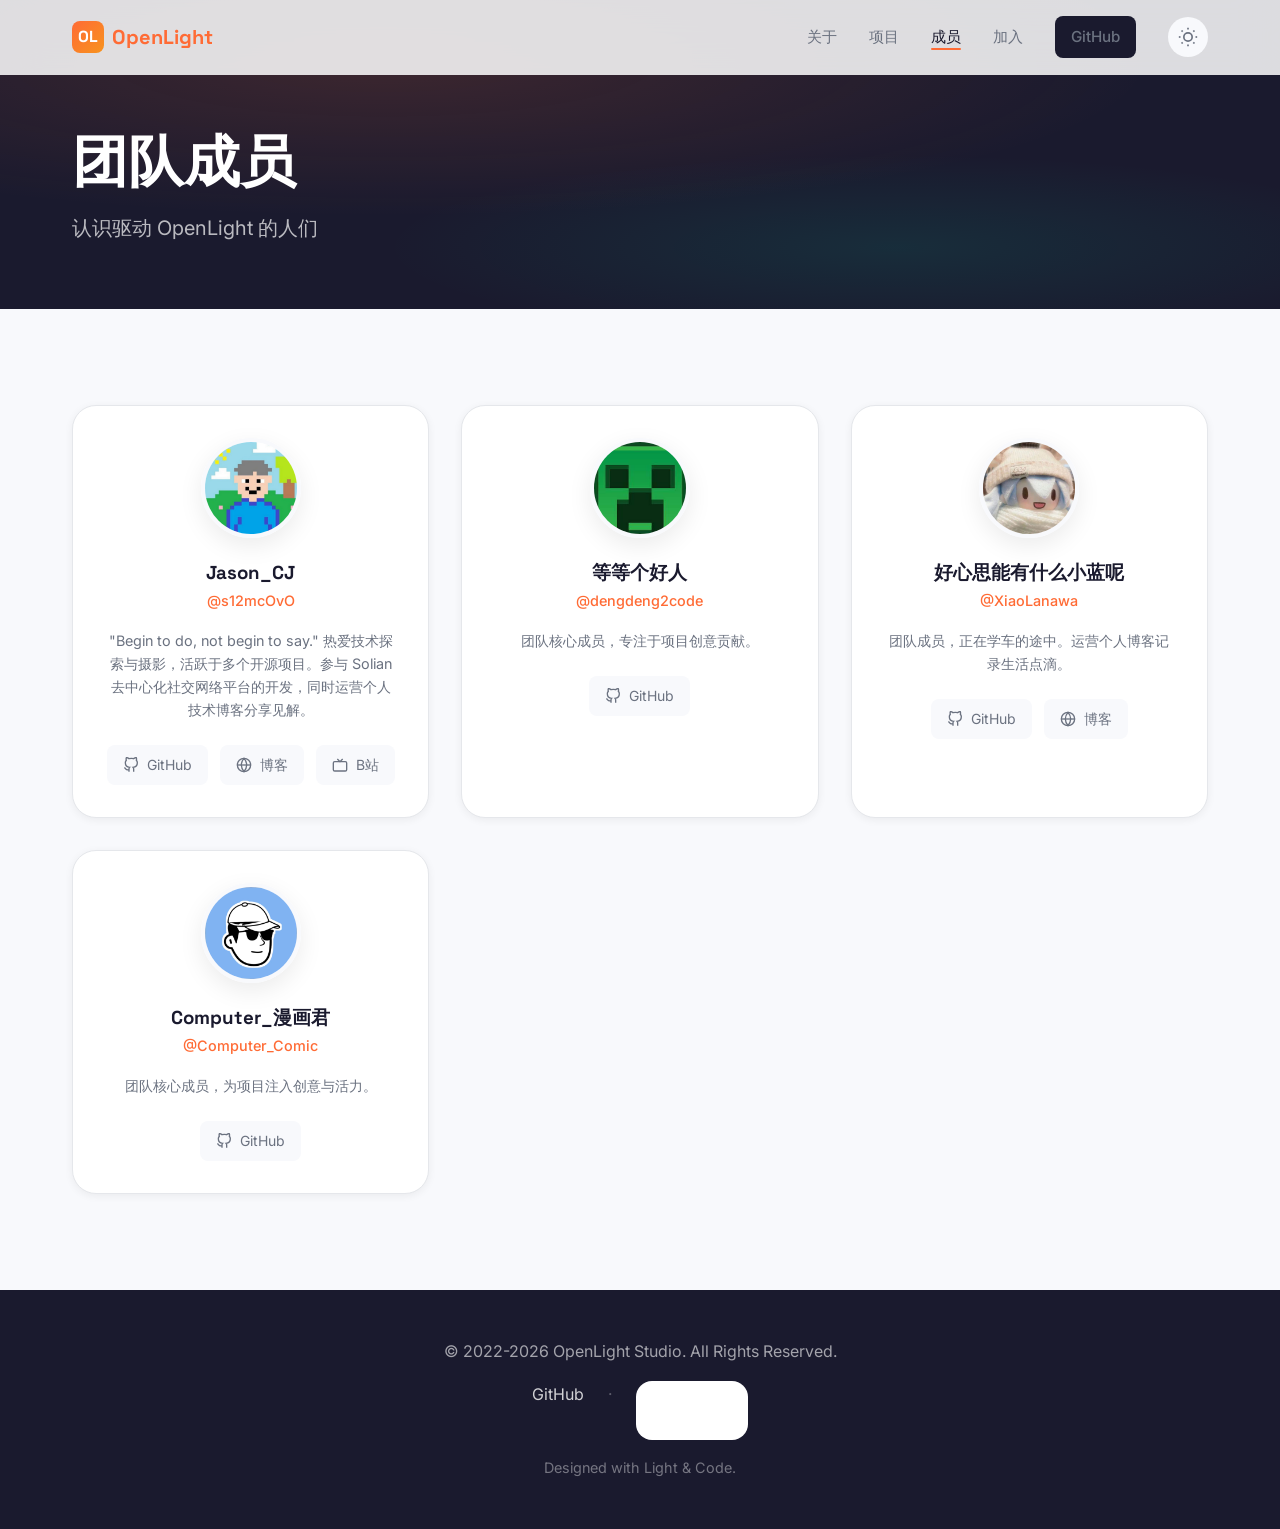
<file: pages/members.html>
<!doctype html>
<html lang="zh-CN">
    <head>
        <meta charset="UTF-8" />
        <meta name="viewport" content="width=device-width, initial-scale=1.0" />
        <title>团队成员 | OpenLight Studio</title>
        <meta name="description" content="认识 OpenLight Studio 的团队成员" />
        <link rel="stylesheet" href="../style.css" />
        <link rel="icon" href="../assets/Pictures/OpenLight Logo.png" />
    </head>
    <body>
        <canvas id="particles-canvas"></canvas>

        <nav class="navbar">
            <div class="container nav-content">
                <a href="/" class="logo">
                    <div class="logo-icon">OL</div>
                    <span>OpenLight</span>
                </a>
                <ul class="nav-links">
                    <li><a href="/pages/about.html">关于</a></li>
                    <li><a href="/pages/projects.html">项目</a></li>
                    <li>
                        <a href="/pages/members.html" class="active">成员</a>
                    </li>
                    <li><a href="/pages/join.html">加入</a></li>
                    <li>
                        <a
                            href="https://github.com/OpenLight-Studio"
                            target="_blank"
                            class="btn-gh"
                            >GitHub</a
                        >
                    </li>
                    <li>
                        <button
                            class="theme-toggle"
                            id="theme-toggle"
                            aria-label="切换主题"
                        >
                            <svg
                                class="moon-icon"
                                viewBox="0 0 24 24"
                                fill="none"
                                stroke="currentColor"
                                stroke-width="2"
                            >
                                <path
                                    d="M21 12.79A9 9 0 1 1 11.21 3 7 7 0 0 0 21 12.79z"
                                ></path>
                            </svg>
                            <svg
                                class="sun-icon"
                                viewBox="0 0 24 24"
                                fill="none"
                                stroke="currentColor"
                                stroke-width="2"
                            >
                                <circle cx="12" cy="12" r="5"></circle>
                                <line x1="12" y1="1" x2="12" y2="3"></line>
                                <line x1="12" y1="21" x2="12" y2="23"></line>
                                <line
                                    x1="4.22"
                                    y1="4.22"
                                    x2="5.64"
                                    y2="5.64"
                                ></line>
                                <line
                                    x1="18.36"
                                    y1="18.36"
                                    x2="19.78"
                                    y2="19.78"
                                ></line>
                                <line x1="1" y1="12" x2="3" y2="12"></line>
                                <line x1="21" y1="12" x2="23" y2="12"></line>
                                <line
                                    x1="4.22"
                                    y1="19.78"
                                    x2="5.64"
                                    y2="18.36"
                                ></line>
                                <line
                                    x1="18.36"
                                    y1="5.64"
                                    x2="19.78"
                                    y2="4.22"
                                ></line>
                            </svg>
                        </button>
                    </li>
                </ul>
                <div class="hamburger">
                    <span></span>
                    <span></span>
                    <span></span>
                </div>
            </div>
        </nav>

        <div class="mobile-menu">
            <a href="/pages/about.html">关于</a>
            <a href="/pages/projects.html">项目</a>
            <a href="/pages/members.html">成员</a>
            <a href="/pages/join.html">加入</a>
            <a href="https://github.com/OpenLight-Studio" target="_blank">GitHub</a>
        </div>

        <main class="page-content">
            <div class="page-header">
                <div class="container">
                    <h1 class="fade-in">团队成员</h1>
                    <p class="page-subtitle fade-in delay-1">
                        认识驱动 OpenLight 的人们
                    </p>
                </div>
            </div>

            <section class="section">
                <div class="container">
                    <div class="members-grid">
                        <!-- Jason_CJ -->
                        <article class="member-card fade-in">
                            <div class="member-avatar">
                                <img
                                    src="../assets/Pictures/s12mcOvO.png"
                                    alt="Jason_CJ"
                                    class="avatar-img"
                                    loading="lazy"
                                />
                            </div>
                            <div class="member-info">
                                <h3>Jason_CJ</h3>
                                <span class="member-handle">@s12mcOvO</span>
                                <p class="member-bio">
                                    "Begin to do, not begin to say."
                                    热爱技术探索与摄影，活跃于多个开源项目。参与
                                    Solian
                                    去中心化社交网络平台的开发，同时运营个人技术博客分享见解。
                                </p>
                                <div class="member-links">
                                    <a
                                        href="https://github.com/s12mcOvO"
                                        target="_blank"
                                        class="member-link"
                                    >
                                        <svg
                                            width="18"
                                            height="18"
                                            viewBox="0 0 24 24"
                                            fill="none"
                                            stroke="currentColor"
                                            stroke-width="2"
                                        >
                                            <path
                                                d="M9 19c-5 1.5-5-2.5-7-3m14 6v-3.87a3.37 3.37 0 0 0-.94-2.61c3.14-.35 6.44-1.54 6.44-7A5.44 5.44 0 0 0 20 4.77 5.07 5.07 0 0 0 19.91 1S18.73.65 16 2.48a13.38 13.38 0 0 0-7 0C6.27.65 5.09 1 5.09 1A5.07 5.07 0 0 0 5 4.77a5.44 5.44 0 0 0-1.5 3.78c0 5.42 3.3 6.61 6.44 7A3.37 3.37 0 0 0 9 18.13V22"
                                            ></path>
                                        </svg>
                                        GitHub
                                    </a>
                                    <a
                                        href="http://s12mc.xyz"
                                        target="_blank"
                                        class="member-link"
                                    >
                                        <svg
                                            width="18"
                                            height="18"
                                            viewBox="0 0 24 24"
                                            fill="none"
                                            stroke="currentColor"
                                            stroke-width="2"
                                        >
                                            <circle
                                                cx="12"
                                                cy="12"
                                                r="10"
                                            ></circle>
                                            <line
                                                x1="2"
                                                y1="12"
                                                x2="22"
                                                y2="12"
                                            ></line>
                                            <path
                                                d="M12 2a15.3 15.3 0 0 1 4 10 15.3 15.3 0 0 1-4 10 15.3 15.3 0 0 1-4-10 15.3 15.3 0 0 1 4-10z"
                                            ></path>
                                        </svg>
                                        博客
                                    </a>
                                    <a
                                        href="https://space.bilibili.com/3493120769526189"
                                        target="_blank"
                                        class="member-link"
                                    >
                                        <svg
                                            width="18"
                                            height="18"
                                            viewBox="0 0 24 24"
                                            fill="none"
                                            stroke="currentColor"
                                            stroke-width="2"
                                        >
                                            <rect
                                                x="2"
                                                y="7"
                                                width="20"
                                                height="14"
                                                rx="2"
                                                ry="2"
                                            ></rect>
                                            <path d="M16 3l-4 4-4-4"></path>
                                        </svg>
                                        B站
                                    </a>
                                </div>
                            </div>
                        </article>

                        <!-- 等等个好人 -->
                        <article class="member-card fade-in delay-1">
                            <div class="member-avatar">
                                <img
                                    src="../assets/Pictures/dengdeng2code.jpg"
                                    alt="等等个好人"
                                    class="avatar-img"
                                    loading="lazy"
                                />
                            </div>
                            <div class="member-info">
                                <h3>等等个好人</h3>
                                <span class="member-handle"
                                    >@dengdeng2code</span
                                >
                                <p class="member-bio">
                                    团队核心成员，专注于项目创意贡献。
                                </p>
                                <div class="member-links">
                                    <a
                                        href="https://github.com/dengdeng2code"
                                        target="_blank"
                                        class="member-link"
                                    >
                                        <svg
                                            width="18"
                                            height="18"
                                            viewBox="0 0 24 24"
                                            fill="none"
                                            stroke="currentColor"
                                            stroke-width="2"
                                        >
                                            <path
                                                d="M9 19c-5 1.5-5-2.5-7-3m14 6v-3.87a3.37 3.37 0 0 0-.94-2.61c3.14-.35 6.44-1.54 6.44-7A5.44 5.44 0 0 0 20 4.77 5.07 5.07 0 0 0 19.91 1S18.73.65 16 2.48a13.38 13.38 0 0 0-7 0C6.27.65 5.09 1 5.09 1A5.07 5.07 0 0 0 5 4.77a5.44 5.44 0 0 0-1.5 3.78c0 5.42 3.3 6.61 6.44 7A3.37 3.37 0 0 0 9 18.13V22"
                                            ></path>
                                        </svg>
                                        GitHub
                                    </a>
                                </div>
                            </div>
                        </article>

                        <!-- 好心思能有什么小蓝呢 -->
                        <article class="member-card fade-in delay-2">
                            <div class="member-avatar">
                                <img
                                    src="../assets/Pictures/Xiaolan.jpg"
                                    alt="好心思能有什么小蓝呢"
                                    class="avatar-img"
                                    loading="lazy"
                                />
                            </div>
                            <div class="member-info">
                                <h3>好心思能有什么小蓝呢</h3>
                                <span class="member-handle">@XiaoLanawa</span>
                                <p class="member-bio">
                                    团队成员，正在学车的途中。运营个人博客记录生活点滴。
                                </p>
                                <div class="member-links">
                                    <a
                                        href="https://github.com/XiaoLanawa"
                                        target="_blank"
                                        class="member-link"
                                    >
                                        <svg
                                            width="18"
                                            height="18"
                                            viewBox="0 0 24 24"
                                            fill="none"
                                            stroke="currentColor"
                                            stroke-width="2"
                                        >
                                            <path
                                                d="M9 19c-5 1.5-5-2.5-7-3m14 6v-3.87a3.37 3.37 0 0 0-.94-2.61c3.14-.35 6.44-1.54 6.44-7A5.44 5.44 0 0 0 20 4.77 5.07 5.07 0 0 0 19.91 1S18.73.65 16 2.48a13.38 13.38 0 0 0-7 0C6.27.65 5.09 1 5.09 1A5.07 5.07 0 0 0 5 4.77a5.44 5.44 0 0 0-1.5 3.78c0 5.42 3.3 6.61 6.44 7A3.37 3.37 0 0 0 9 18.13V22"
                                            ></path>
                                        </svg>
                                        GitHub
                                    </a>
                                    <a
                                        href="http://xiaolanawa.top"
                                        target="_blank"
                                        class="member-link"
                                    >
                                        <svg
                                            width="18"
                                            height="18"
                                            viewBox="0 0 24 24"
                                            fill="none"
                                            stroke="currentColor"
                                            stroke-width="2"
                                        >
                                            <circle
                                                cx="12"
                                                cy="12"
                                                r="10"
                                            ></circle>
                                            <line
                                                x1="2"
                                                y1="12"
                                                x2="22"
                                                y2="12"
                                            ></line>
                                            <path
                                                d="M12 2a15.3 15.3 0 0 1 4 10 15.3 15.3 0 0 1-4 10 15.3 15.3 0 0 1-4-10 15.3 15.3 0 0 1 4-10z"
                                            ></path>
                                        </svg>
                                        博客
                                    </a>
                                </div>
                            </div>
                        </article>

                        <!-- Computer_漫画君 -->
                        <article class="member-card fade-in delay-3">
                            <div class="member-avatar">
                                <img
                                    src="../assets/Pictures/Computer_comic.jpg"
                                    alt="Computer_漫画君"
                                    class="avatar-img"
                                    loading="lazy"
                                />
                            </div>
                            <div class="member-info">
                                <h3>Computer_漫画君</h3>
                                <span class="member-handle"
                                    >@Computer_Comic</span
                                >
                                <p class="member-bio">
                                    团队核心成员，为项目注入创意与活力。
                                </p>
                                <div class="member-links">
                                    <a
                                        href="https://github.com/Computer-Comic"
                                        target="_blank"
                                        class="member-link"
                                    >
                                        <svg
                                            width="18"
                                            height="18"
                                            viewBox="0 0 24 24"
                                            fill="none"
                                            stroke="currentColor"
                                            stroke-width="2"
                                        >
                                            <path
                                                d="M9 19c-5 1.5-5-2.5-7-3m14 6v-3.87a3.37 3.37 0 0 0-.94-2.61c3.14-.35 6.44-1.54 6.44-7A5.44 5.44 0 0 0 20 4.77 5.07 5.07 0 0 0 19.91 1S18.73.65 16 2.48a13.38 13.38 0 0 0-7 0C6.27.65 5.09 1 5.09 1A5.07 5.07 0 0 0 5 4.77a5.44 5.44 0 0 0-1.5 3.78c0 5.42 3.3 6.61 6.44 7A3.37 3.37 0 0 0 9 18.13V22"
                                            ></path>
                                        </svg>
                                        GitHub
                                    </a>
                                </div>
                            </div>
                        </article>
                    </div>
                </div>
            </section>
        </main>

        <button class="scroll-to-top" aria-label="回到顶部">
            <svg
                viewBox="0 0 24 24"
                fill="none"
                stroke="currentColor"
                stroke-width="2.5"
                stroke-linecap="round"
                stroke-linejoin="round"
            >
                <polyline points="18 15 12 9 6 15"></polyline>
            </svg>
        </button>

        <footer>
            <div class="container">
                <p>&copy; 2022-2026 OpenLight Studio. All Rights Reserved.</p>
                <p class="footer-links">
                    <a
                        href="https://github.com/OpenLight-Studio"
                        target="_blank"
                        >GitHub</a
                    >
                    <span class="separator">·</span>
                    <a
                        href="https://ifdian.net/a/OpenLight"
                        target="_blank"
                        class="btn btn-afdian"
                        >爱发电</a
                    >
                </p>
                <p class="footer-note">Designed with Light & Code.</p>
            </div>
        </footer>

        <script src="../script.js"></script>
    </body>
</html>
</file>
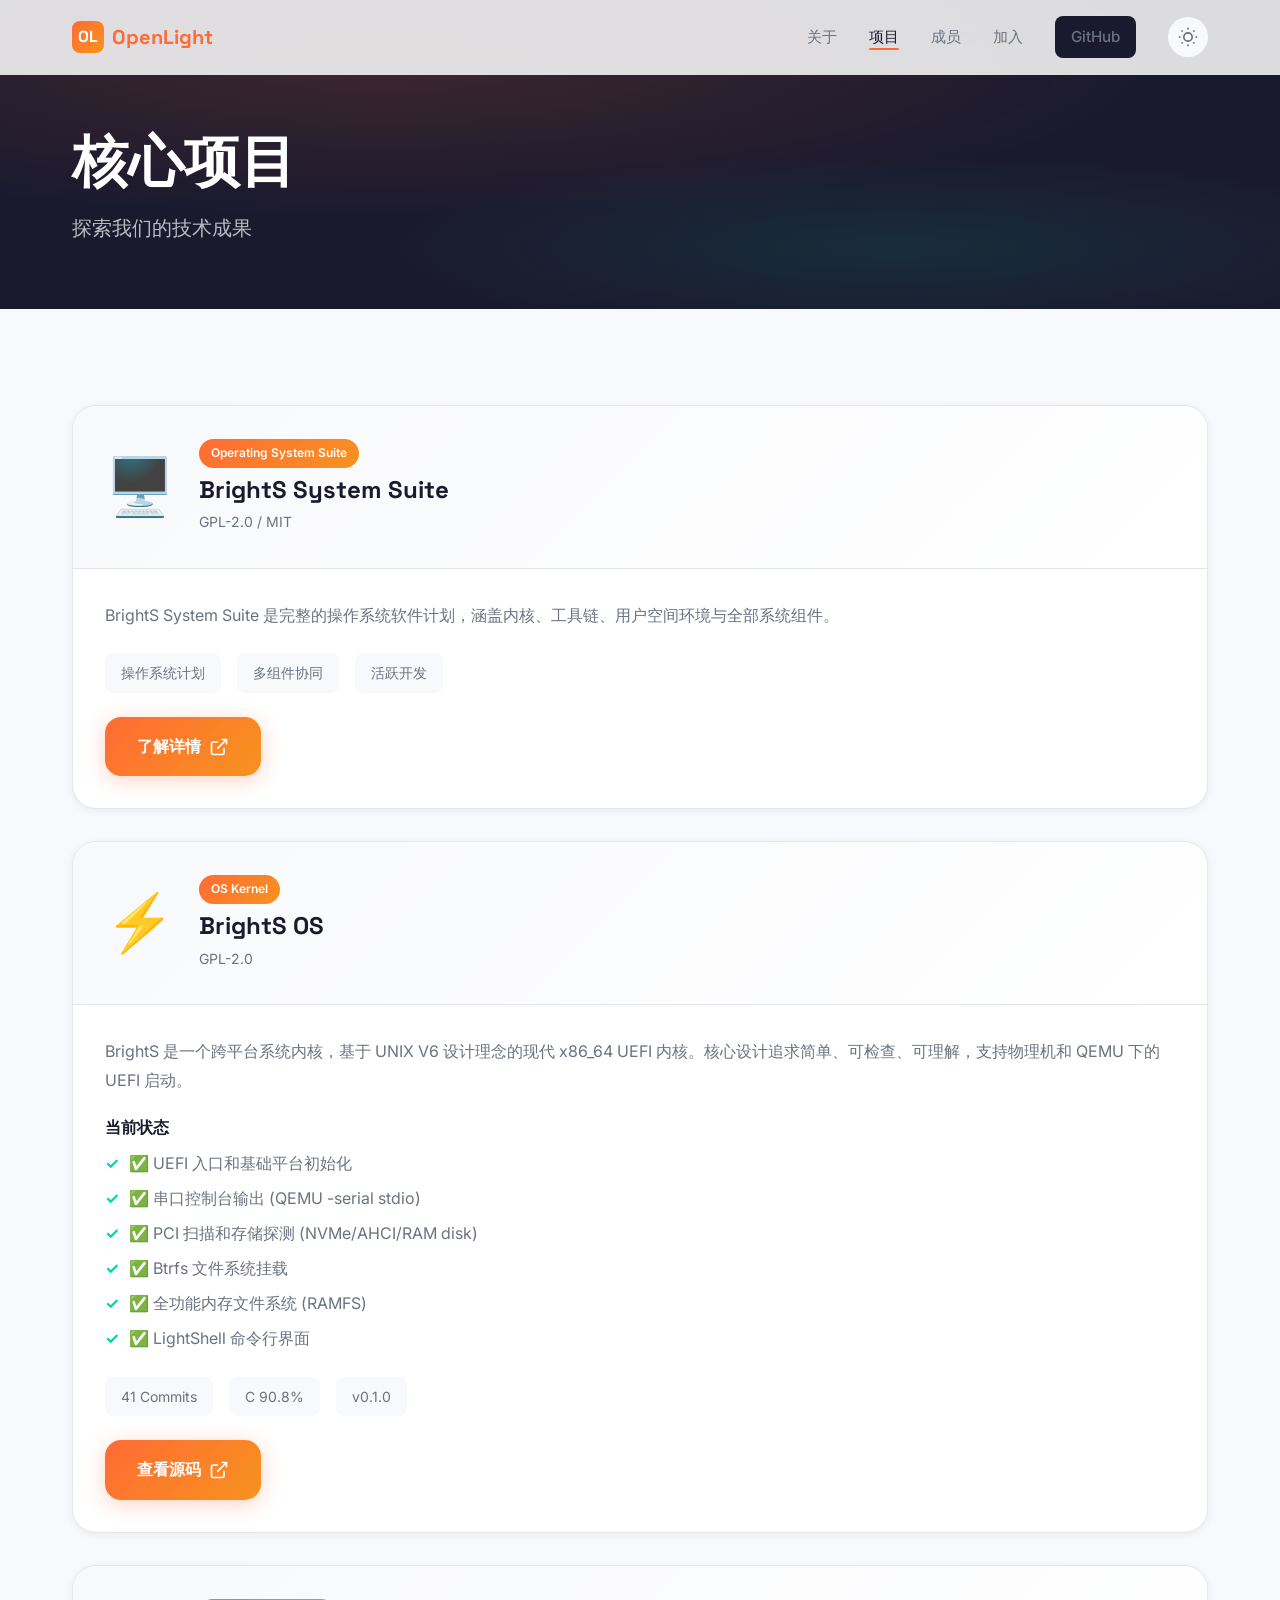
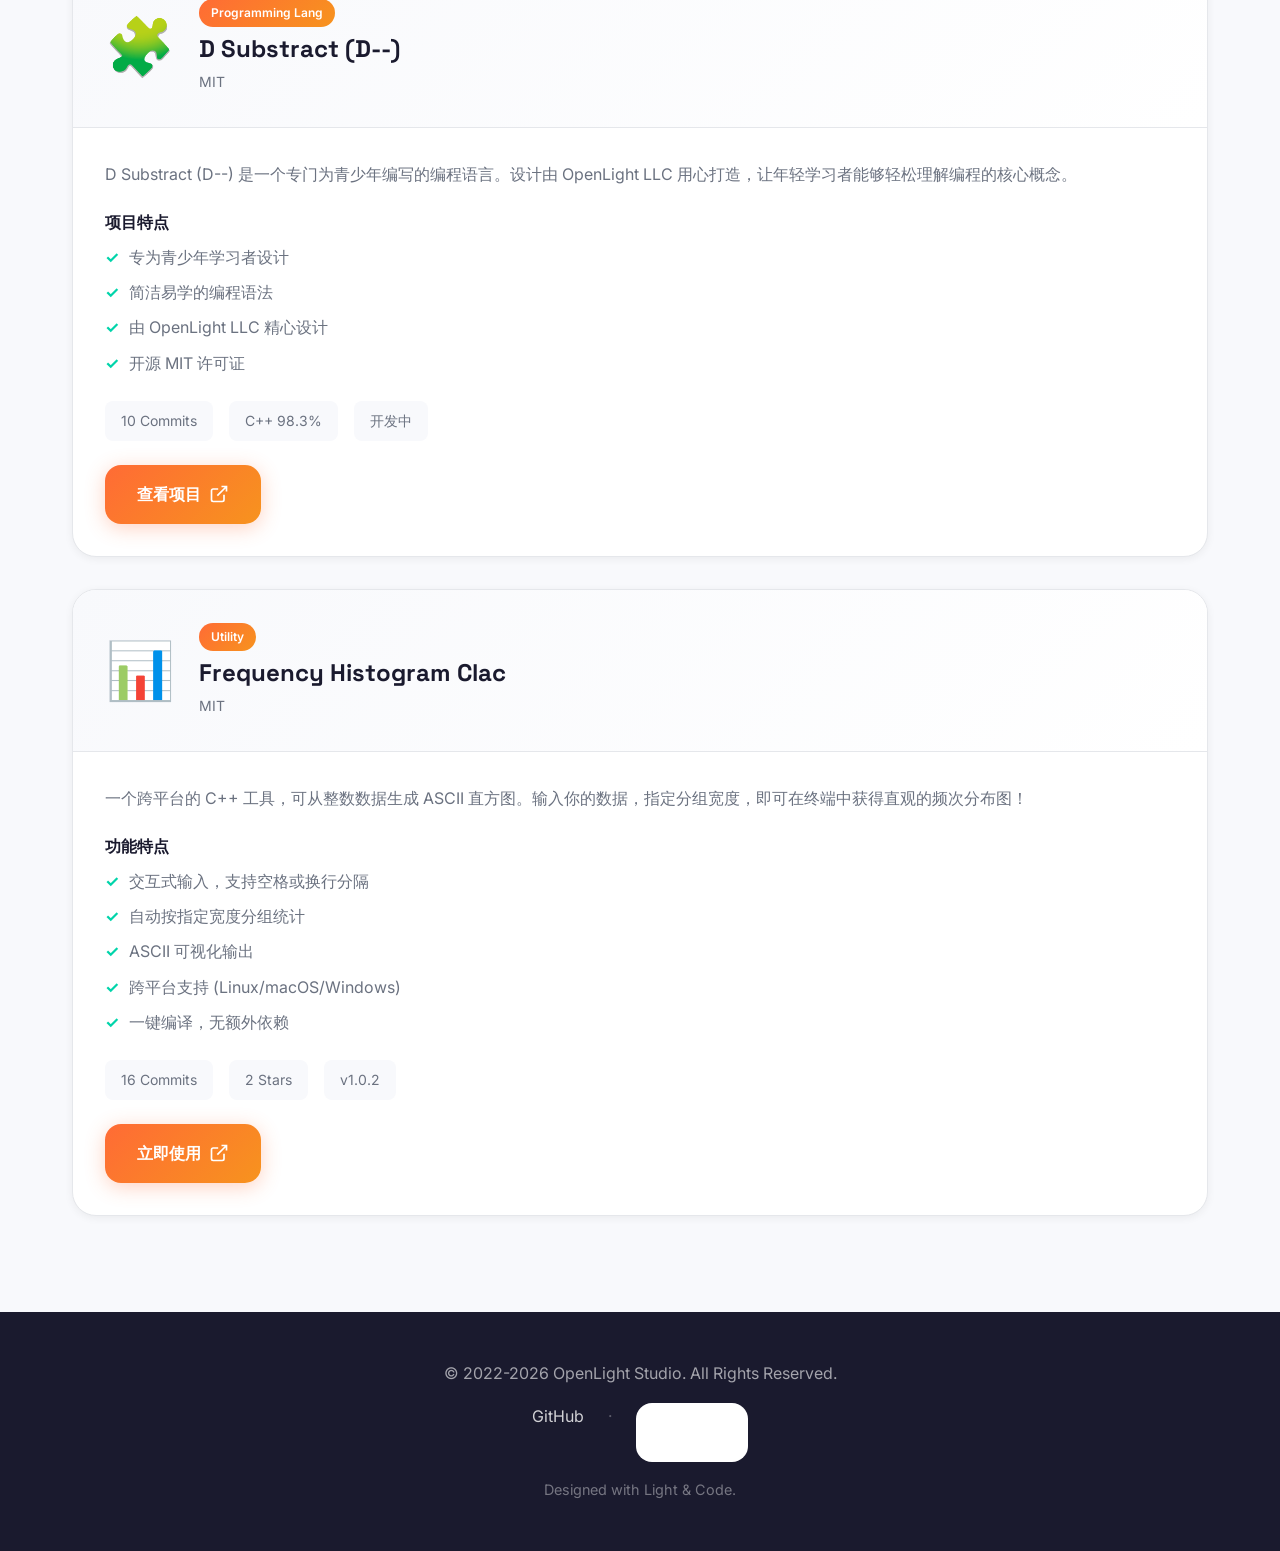
<file: pages/projects.html>
<!doctype html>
<html lang="zh-CN">
    <head>
        <meta charset="UTF-8" />
        <meta name="viewport" content="width=device-width, initial-scale=1.0" />
        <title>核心项目 | OpenLight Studio</title>
        <meta name="description" content="探索 OpenLight Studio 的核心项目：BrightS OS、D-- 编程语言、Frequency Histogram Clac" />
        <link rel="stylesheet" href="../style.css" />
        <link rel="icon" href="../assets/Pictures/OpenLight Logo.png" />
    </head>
    <body>
        <canvas id="particles-canvas"></canvas>

        <nav class="navbar">
            <div class="container nav-content">
                <a href="/" class="logo">
                    <div class="logo-icon">OL</div>
                    <span>OpenLight</span>
                </a>
                <ul class="nav-links">
                    <li><a href="/pages/about.html">关于</a></li>
                    <li><a href="/pages/projects.html" class="active">项目</a></li>
                    <li><a href="/pages/members.html">成员</a></li>
                    <li><a href="/pages/join.html">加入</a></li>
                    <li>
                        <a href="https://github.com/OpenLight-Studio" target="_blank" class="btn-gh">GitHub</a>
                    </li>
                    <li>
                        <button class="theme-toggle" id="theme-toggle" aria-label="切换主题">
                            <svg class="moon-icon" viewBox="0 0 24 24" fill="none" stroke="currentColor" stroke-width="2">
                                <path d="M21 12.79A9 9 0 1 1 11.21 3 7 7 0 0 0 21 12.79z"></path>
                            </svg>
                            <svg class="sun-icon" viewBox="0 0 24 24" fill="none" stroke="currentColor" stroke-width="2">
                                <circle cx="12" cy="12" r="5"></circle>
                                <line x1="12" y1="1" x2="12" y2="3"></line>
                                <line x1="12" y1="21" x2="12" y2="23"></line>
                                <line x1="4.22" y1="4.22" x2="5.64" y2="5.64"></line>
                                <line x1="18.36" y1="18.36" x2="19.78" y2="19.78"></line>
                                <line x1="1" y1="12" x2="3" y2="12"></line>
                                <line x1="21" y1="12" x2="23" y2="12"></line>
                                <line x1="4.22" y1="19.78" x2="5.64" y2="18.36"></line>
                                <line x1="18.36" y1="5.64" x2="19.78" y2="4.22"></line>
                            </svg>
                        </button>
                    </li>
                </ul>
                <div class="hamburger">
                    <span></span>
                    <span></span>
                    <span></span>
                </div>
            </div>
        </nav>

        <div class="mobile-menu">
            <a href="/pages/about.html">关于</a>
            <a href="/pages/projects.html">项目</a>
            <a href="/pages/members.html">成员</a>
            <a href="/pages/join.html">加入</a>
            <a href="https://github.com/OpenLight-Studio" target="_blank">GitHub</a>
        </div>

        <main class="page-content">
            <div class="page-header">
                <div class="container">
                    <h1 class="fade-in">核心项目</h1>
                    <p class="page-subtitle fade-in delay-1">探索我们的技术成果</p>
                </div>
            </div>

            <section class="section">
                <div class="container">
                    <div class="project-showcase">
                        <article class="project-detail fade-in">
                            <div class="project-detail-header">
                                <div class="project-icon-large">🖥️</div>
                                <div class="project-meta">
                                    <span class="tag kernel">Operating System Suite</span>
                                    <h2>BrightS System Suite</h2>
                                    <span class="project-license">GPL-2.0 / MIT</span>
                                </div>
                            </div>
                            <div class="project-detail-body">
                                <p class="project-description">
                                    BrightS System Suite 是完整的操作系统软件计划，涵盖内核、工具链、用户空间环境与全部系统组件。
                                </p>
                                <div class="project-stats">
                                    <span class="stat-item">操作系统计划</span>
                                    <span class="stat-item">多组件协同</span>
                                    <span class="stat-item">活跃开发</span>
                                </div>
                                <a href="/pages/brights-suite.html" class="btn btn-primary">
                                    了解详情
                                    <svg width="20" height="20" viewBox="0 0 24 24" fill="none" stroke="currentColor" stroke-width="2">
                                        <path d="M18 13v6a2 2 0 0 1-2 2H5a2 2 0 0 1-2-2V8a2 2 0 0 1 2-2h6M15 3h6v6M10 14L21 3"/>
                                    </svg>
                                </a>
                            </div>
                        </article>

                        <article class="project-detail fade-in delay-1">
                            <div class="project-detail-header">
                                <div class="project-icon-large">⚡</div>
                                <div class="project-meta">
                                    <span class="tag kernel">OS Kernel</span>
                                    <h2>BrightS OS</h2>
                                    <span class="project-license">GPL-2.0</span>
                                </div>
                            </div>
                            <div class="project-detail-body">
                                <p class="project-description">
                                    BrightS 是一个跨平台系统内核，基于 UNIX V6 设计理念的现代 x86_64 UEFI 内核。核心设计追求简单、可检查、可理解，支持物理机和 QEMU 下的 UEFI 启动。
                                </p>
                                <div class="project-features">
                                    <h4>当前状态</h4>
                                    <ul>
                                        <li>✅ UEFI 入口和基础平台初始化</li>
                                        <li>✅ 串口控制台输出 (QEMU -serial stdio)</li>
                                        <li>✅ PCI 扫描和存储探测 (NVMe/AHCI/RAM disk)</li>
                                        <li>✅ Btrfs 文件系统挂载</li>
                                        <li>✅ 全功能内存文件系统 (RAMFS)</li>
                                        <li>✅ LightShell 命令行界面</li>
                                    </ul>
                                </div>
                                <div class="project-stats">
                                    <span class="stat-item">41 Commits</span>
                                    <span class="stat-item">C 90.8%</span>
                                    <span class="stat-item">v0.1.0</span>
                                </div>
                                <a href="https://github.com/OpenLight-Studio/BrightS" target="_blank" class="btn btn-primary">
                                    查看源码
                                    <svg width="20" height="20" viewBox="0 0 24 24" fill="none" stroke="currentColor" stroke-width="2">
                                        <path d="M18 13v6a2 2 0 0 1-2 2H5a2 2 0 0 1-2-2V8a2 2 0 0 1 2-2h6M15 3h6v6M10 14L21 3"/>
                                    </svg>
                                </a>
                            </div>
                        </article>

                        <article class="project-detail fade-in delay-1">
                            <div class="project-detail-header">
                                <div class="project-icon-large">🧩</div>
                                <div class="project-meta">
                                    <span class="tag lang">Programming Lang</span>
                                    <h2>D Substract (D--)</h2>
                                    <span class="project-license">MIT</span>
                                </div>
                            </div>
                            <div class="project-detail-body">
                                <p class="project-description">
                                    D Substract (D--) 是一个专门为青少年编写的编程语言。设计由 OpenLight LLC 用心打造，让年轻学习者能够轻松理解编程的核心概念。
                                </p>
                                <div class="project-features">
                                    <h4>项目特点</h4>
                                    <ul>
                                        <li>专为青少年学习者设计</li>
                                        <li>简洁易学的编程语法</li>
                                        <li>由 OpenLight LLC 精心设计</li>
                                        <li>开源 MIT 许可证</li>
                                    </ul>
                                </div>
                                <div class="project-stats">
                                    <span class="stat-item">10 Commits</span>
                                    <span class="stat-item">C++ 98.3%</span>
                                    <span class="stat-item">开发中</span>
                                </div>
                                <a href="https://github.com/OpenLight-Studio/D-subtract" target="_blank" class="btn btn-primary">
                                    查看项目
                                    <svg width="20" height="20" viewBox="0 0 24 24" fill="none" stroke="currentColor" stroke-width="2">
                                        <path d="M18 13v6a2 2 0 0 1-2 2H5a2 2 0 0 1-2-2V8a2 2 0 0 1 2-2h6M15 3h6v6M10 14L21 3"/>
                                    </svg>
                                </a>
                            </div>
                        </article>

                        <article class="project-detail fade-in delay-2">
                            <div class="project-detail-header">
                                <div class="project-icon-large">📊</div>
                                <div class="project-meta">
                                    <span class="tag tool">Utility</span>
                                    <h2>Frequency Histogram Clac</h2>
                                    <span class="project-license">MIT</span>
                                </div>
                            </div>
                            <div class="project-detail-body">
                                <p class="project-description">
                                    一个跨平台的 C++ 工具，可从整数数据生成 ASCII 直方图。输入你的数据，指定分组宽度，即可在终端中获得直观的频次分布图！
                                </p>
                                <div class="project-features">
                                    <h4>功能特点</h4>
                                    <ul>
                                        <li>交互式输入，支持空格或换行分隔</li>
                                        <li>自动按指定宽度分组统计</li>
                                        <li>ASCII 可视化输出</li>
                                        <li>跨平台支持 (Linux/macOS/Windows)</li>
                                        <li>一键编译，无额外依赖</li>
                                    </ul>
                                </div>
                                <div class="project-stats">
                                    <span class="stat-item">16 Commits</span>
                                    <span class="stat-item">2 Stars</span>
                                    <span class="stat-item">v1.0.2</span>
                                </div>
                                <a href="https://github.com/OpenLight-Studio/Frequency_Histogram_Clac" target="_blank" class="btn btn-primary">
                                    立即使用
                                    <svg width="20" height="20" viewBox="0 0 24 24" fill="none" stroke="currentColor" stroke-width="2">
                                        <path d="M18 13v6a2 2 0 0 1-2 2H5a2 2 0 0 1-2-2V8a2 2 0 0 1 2-2h6M15 3h6v6M10 14L21 3"/>
                                    </svg>
                                </a>
                            </div>
                        </article>
                    </div>
                </div>
            </section>
        </main>

        <button class="scroll-to-top" aria-label="回到顶部">
            <svg viewBox="0 0 24 24" fill="none" stroke="currentColor" stroke-width="2.5" stroke-linecap="round" stroke-linejoin="round">
                <polyline points="18 15 12 9 6 15"></polyline>
            </svg>
        </button>

         <footer>
             <div class="container">
                 <p>&copy; 2022-2026 OpenLight Studio. All Rights Reserved.</p>
                 <p class="footer-links">
                     <a href="https://github.com/OpenLight-Studio" target="_blank">GitHub</a>
                     <span class="separator">·</span>
                     <a href="https://ifdian.net/a/OpenLight" target="_blank" class="btn btn-afdian">爱发电</a>
                 </p>
                 <p class="footer-note">Designed with Light & Code.</p>
             </div>
         </footer>

        <script src="../script.js"></script>
    </body>
</html>
</file>
<file: style.css>
/* OpenLight Studio - Modern Redesign */

@import url('https://fonts.googleapis.com/css2?family=Inter:wght@300;400;500;600;700;800&family=Space+Grotesk:wght@500;700&display=swap');

:root {
  --primary: #ff6b35;
  --primary-light: #ff8f66;
  --primary-dark: #e55a2b;
  --secondary: #1a1a2e;
  --accent: #00d4aa;
  --accent-light: #4aeadc;
  --surface: #f8f9fc;
  --surface-elevated: #ffffff;
  --surface-dark: #0f0f1a;
  --text: #1a1a2e;
  --text-muted: #6b7280;
  --text-light: #f8f9fc;
  --border: #e5e7eb;
  --border-light: rgba(255,255,255,0.1);
  --gradient-1: linear-gradient(135deg, #ff6b35 0%, #f7931e 100%);
  --gradient-2: linear-gradient(135deg, #00d4aa 0%, #00b894 100%);
  --gradient-3: linear-gradient(135deg, #667eea 0%, #764ba2 100%);
  --gradient-dark: linear-gradient(135deg, #1a1a2e 0%, #0f0f1a 100%);
  --shadow-sm: 0 2px 8px rgba(0,0,0,0.06);
  --shadow-md: 0 8px 24px rgba(0,0,0,0.08);
  --shadow-lg: 0 20px 40px rgba(0,0,0,0.12);
  --shadow-xl: 0 30px 60px rgba(0,0,0,0.15);
  --shadow-glow: 0 0 40px rgba(255,107,53,0.3);
  --radius-sm: 8px;
  --radius-md: 16px;
  --radius-lg: 24px;
  --radius-xl: 32px;
  --ease-out: cubic-bezier(0.25, 0.46, 0.45, 0.94);
  --ease-bounce: cubic-bezier(0.34, 1.56, 0.64, 1);
  --font-display: 'Space Grotesk', 'Inter', sans-serif;
  --font-body: 'Inter', -apple-system, BlinkMacSystemFont, sans-serif;
}

* {
  margin: 0;
  padding: 0;
  box-sizing: border-box;
}

html {
  scroll-behavior: smooth;
}

body {
  font-family: var(--font-body);
  line-height: 1.7;
  color: var(--text);
  background: var(--surface);
  overflow-x: hidden;
  -webkit-font-smoothing: antialiased;
}

h1, h2, h3, h4, h5, h6 {
  font-family: var(--font-display);
  line-height: 1.2;
  font-weight: 700;
}

::selection {
  background: var(--primary);
  color: white;
}

.container {
  max-width: 1200px;
  margin: 0 auto;
  padding: 0 2rem;
}

/* ===== CANVAS BACKGROUND ===== */
#particles-canvas {
  position: fixed;
  top: 0;
  left: 0;
  width: 100%;
  height: 100%;
  z-index: 0;
  pointer-events: none;
}

/* ===== NAVIGATION ===== */
.scroll-progress {
  position: fixed;
  top: 0;
  left: 0;
  height: 3px;
  background: var(--gradient-1);
  z-index: 1001;
  width: 0%;
  transition: width 0.1s linear;
}

.navbar {
  position: fixed;
  top: 0;
  width: 100%;
  background: rgba(255,255,255,0.85);
  backdrop-filter: blur(20px);
  -webkit-backdrop-filter: blur(20px);
  z-index: 1000;
  transition: all 0.4s var(--ease-out);
  border-bottom: 1px solid transparent;
}

.navbar.scrolled {
  background: rgba(255,255,255,0.95);
  box-shadow: var(--shadow-md);
  border-color: var(--border);
}

.nav-content {
  max-width: 1200px;
  margin: 0 auto;
  display: flex;
  justify-content: space-between;
  align-items: center;
  padding: 1rem 2rem;
}

.logo {
  font-family: var(--font-display);
  font-size: 1.25rem;
  font-weight: 700;
  color: var(--text);
  text-decoration: none;
  display: flex;
  align-items: center;
  gap: 0.5rem;
}

.logo-icon {
  width: 32px;
  height: 32px;
  background: var(--gradient-1);
  border-radius: 8px;
  display: flex;
  align-items: center;
  justify-content: center;
  color: white;
  font-size: 1rem;
}

.logo span {
  color: var(--primary);
}

.nav-links {
  display: flex;
  list-style: none;
  gap: 2rem;
  align-items: center;
}

.nav-links a {
  color: var(--text-muted);
  text-decoration: none;
  font-weight: 500;
  font-size: 0.95rem;
  transition: all 0.3s var(--ease-out);
  position: relative;
}

.nav-links a::after {
  content: '';
  position: absolute;
  bottom: -4px;
  left: 0;
  width: 0;
  height: 2px;
  background: var(--primary);
  border-radius: 2px;
  transition: width 0.3s var(--ease-out);
}

.nav-links a:hover,
.nav-links a.active {
  color: var(--text);
}

.nav-links a:hover::after,
.nav-links a.active::after {
  width: 100%;
}

.btn-gh {
  display: inline-flex;
  align-items: center;
  gap: 0.5rem;
  padding: 0.5rem 1rem;
  background: var(--text);
  color: white;
  border-radius: var(--radius-sm);
  font-weight: 500;
  transition: all 0.3s var(--ease-out);
}

.btn-gh:hover {
  transform: translateY(-2px);
  box-shadow: var(--shadow-md);
}

.btn-gh svg {
  width: 18px;
  height: 18px;
}

.theme-toggle {
  width: 40px;
  height: 40px;
  border-radius: 50%;
  border: none;
  background: var(--surface);
  cursor: pointer;
  display: flex;
  align-items: center;
  justify-content: center;
  transition: all 0.3s var(--ease-out);
}

.theme-toggle:hover {
  background: var(--border);
}

.theme-toggle svg {
  width: 20px;
  height: 20px;
  color: var(--text-muted);
}

.sun-icon, .moon-icon {
  display: none;
}

.theme-toggle .sun-icon {
  display: block;
}

.hamburger {
  display: none;
  flex-direction: column;
  cursor: pointer;
  gap: 5px;
}

.hamburger span {
  width: 24px;
  height: 2px;
  background: var(--text);
  border-radius: 2px;
  transition: all 0.3s;
}

.mobile-menu {
  display: none;
  position: fixed;
  top: 70px;
  left: 0;
  width: 100%;
  background: white;
  flex-direction: column;
  padding: 1rem;
  box-shadow: var(--shadow-lg);
  z-index: 999;
}

.mobile-menu.active {
  display: flex;
}

.mobile-menu a {
  padding: 1rem;
  color: var(--text);
  text-decoration: none;
  font-weight: 500;
  border-radius: var(--radius-sm);
  transition: background 0.2s;
}

.mobile-menu a:hover {
  background: var(--surface);
}

/* ===== HERO SECTION ===== */
.hero {
  min-height: 100vh;
  display: flex;
  align-items: center;
  justify-content: center;
  position: relative;
  overflow: hidden;
  background: linear-gradient(135deg, #0f0f1a 0%, #1a1a2e 50%, #16213e 100%);
}

.hero-bg {
  position: absolute;
  inset: 0;
  overflow: hidden;
}

.hero-bg::before {
  content: '';
  position: absolute;
  inset: 0;
  background: 
    radial-gradient(ellipse 80% 50% at 50% -20%, rgba(255,107,53,0.3), transparent),
    radial-gradient(ellipse 60% 40% at 80% 60%, rgba(0,212,170,0.15), transparent);
}

.hero-bg::after {
  content: '';
  position: absolute;
  inset: 0;
  background: url("data:image/svg+xml,%3Csvg viewBox='0 0 400 400' xmlns='http://www.w3.org/2000/svg'%3E%3Cfilter id='noiseFilter'%3E%3CfeTurbulence type='fractalNoise' baseFrequency='0.9' numOctaves='3' stitchTiles='stitch'/%3E%3C/filter%3E%3Crect width='100%25' height='100%25' filter='url(%23noiseFilter)'/%3E%3C/svg%3E");
  opacity: 0.03;
}

.orb {
  position: absolute;
  border-radius: 50%;
  filter: blur(80px);
  animation: float 20s ease-in-out infinite;
}

.orb-1 {
  width: 600px;
  height: 600px;
  background: rgba(255,107,53,0.2);
  top: -200px;
  right: -100px;
  animation-delay: 0s;
}

.orb-2 {
  width: 400px;
  height: 400px;
  background: rgba(0,212,170,0.15);
  bottom: -100px;
  left: -100px;
  animation-delay: -7s;
}

.orb-3 {
  width: 300px;
  height: 300px;
  background: rgba(102,126,234,0.15);
  top: 40%;
  left: 30%;
  animation-delay: -14s;
}

@keyframes float {
  0%, 100% { transform: translate(0, 0) scale(1); }
  33% { transform: translate(30px, -30px) scale(1.05); }
  66% { transform: translate(-20px, 20px) scale(0.95); }
}

.hero-content {
  position: relative;
  z-index: 1;
  text-align: center;
  max-width: 900px;
  padding: 2rem;
}

.hero-badge {
  display: inline-flex;
  align-items: center;
  gap: 0.5rem;
  padding: 0.5rem 1rem;
  background: rgba(255,255,255,0.1);
  border: 1px solid rgba(255,255,255,0.15);
  border-radius: 50px;
  color: var(--accent-light);
  font-size: 0.875rem;
  font-weight: 500;
  margin-bottom: 2rem;
  animation: fadeInUp 0.8s var(--ease-out);
}

.hero-badge-dot {
  width: 8px;
  height: 8px;
  background: var(--accent);
  border-radius: 50%;
  animation: pulse 2s ease-in-out infinite;
}

@keyframes pulse {
  0%, 100% { opacity: 1; transform: scale(1); }
  50% { opacity: 0.5; transform: scale(1.2); }
}

.hero h1 {
  font-size: clamp(2.5rem, 6vw, 4.5rem);
  color: white;
  margin-bottom: 1.5rem;
  animation: fadeInUp 0.8s var(--ease-out) 0.1s both;
  line-height: 1.1;
}

.hero h1 .highlight {
  background: var(--gradient-1);
  -webkit-background-clip: text;
  -webkit-text-fill-color: transparent;
  background-clip: text;
}

.hero .subtitle {
  font-size: clamp(1.1rem, 2vw, 1.5rem);
  color: rgba(255,255,255,0.7);
  margin-bottom: 1rem;
  animation: fadeInUp 0.8s var(--ease-out) 0.2s both;
}

.hero .typewriter {
  font-size: 1rem;
  color: var(--accent-light);
  margin-bottom: 2.5rem;
  font-family: 'JetBrains Mono', monospace;
  animation: fadeInUp 0.8s var(--ease-out) 0.3s both;
  min-height: 1.5rem;
}

.hero-btns {
  display: flex;
  gap: 1rem;
  justify-content: center;
  flex-wrap: wrap;
  animation: fadeInUp 0.8s var(--ease-out) 0.4s both;
}

@keyframes fadeInUp {
  from {
    opacity: 0;
    transform: translateY(30px);
  }
  to {
    opacity: 1;
    transform: translateY(0);
  }
}

.btn {
  padding: 1rem 2rem;
  border-radius: var(--radius-md);
  font-weight: 600;
  font-size: 1rem;
  cursor: pointer;
  transition: all 0.3s var(--ease-bounce);
  text-decoration: none;
  display: inline-flex;
  align-items: center;
  gap: 0.5rem;
}

.btn-primary {
  background: var(--gradient-1);
  color: white;
  border: none;
  box-shadow: 0 4px 20px rgba(255,107,53,0.3);
}

.btn-primary:hover {
  transform: translateY(-3px);
  box-shadow: 0 8px 30px rgba(255,107,53,0.4);
}

.btn-outline {
  background: transparent;
  color: white;
  border: 2px solid rgba(255,255,255,0.3);
}

.btn-outline:hover {
  background: rgba(255,255,255,0.1);
  border-color: white;
  transform: translateY(-3px);
}

.scroll-indicator {
  position: absolute;
  bottom: 2rem;
  left: 50%;
  transform: translateX(-50%);
  animation: bounce 2s ease-in-out infinite;
}

.scroll-indicator span {
  display: block;
  width: 24px;
  height: 40px;
  border: 2px solid rgba(255,255,255,0.3);
  border-radius: 12px;
  position: relative;
}

.scroll-indicator span::before {
  content: '';
  position: absolute;
  top: 8px;
  left: 50%;
  transform: translateX(-50%);
  width: 4px;
  height: 8px;
  background: white;
  border-radius: 2px;
  animation: scrollDown 2s ease-in-out infinite;
}

@keyframes bounce {
  0%, 100% { transform: translateX(-50%) translateY(0); }
  50% { transform: translateX(-50%) translateY(10px); }
}

@keyframes scrollDown {
  0% { opacity: 1; transform: translateX(-50%) translateY(0); }
  100% { opacity: 0; transform: translateX(-50%) translateY(12px); }
}

/* ===== SECTIONS ===== */
.section {
  padding: 6rem 0;
}

.section-header {
  text-align: center;
  margin-bottom: 4rem;
}

.section-header h2 {
  font-size: clamp(2rem, 4vw, 3rem);
  color: var(--text);
  margin-bottom: 1rem;
}

.section-header .line {
  width: 60px;
  height: 4px;
  background: var(--gradient-1);
  margin: 0 auto;
  border-radius: 2px;
}

.section-header p {
  color: var(--text-muted);
  max-width: 600px;
  margin: 1rem auto 0;
}

/* ===== PREVIEW SECTION ===== */
.preview-section {
  background: var(--surface);
}

.preview-grid {
  display: grid;
  grid-template-columns: repeat(auto-fit, minmax(280px, 1fr));
  gap: 1.5rem;
}

.preview-card {
  background: white;
  padding: 2rem;
  border-radius: var(--radius-lg);
  box-shadow: var(--shadow-sm);
  text-align: center;
  transition: all 0.4s var(--ease-out);
  text-decoration: none;
  color: inherit;
  position: relative;
  overflow: hidden;
  border: 1px solid var(--border);
}

.preview-card::before {
  content: '';
  position: absolute;
  inset: 0;
  background: var(--gradient-1);
  opacity: 0;
  transition: opacity 0.4s;
}

.preview-card:hover {
  transform: translateY(-8px);
  box-shadow: var(--shadow-xl);
  border-color: transparent;
}

.preview-card:hover::before {
  opacity: 0.03;
}

.preview-icon {
  font-size: 2.5rem;
  margin-bottom: 1rem;
  position: relative;
}

.preview-card h3 {
  font-size: 1.25rem;
  margin-bottom: 0.75rem;
  color: var(--text);
  position: relative;
}

.preview-card p {
  color: var(--text-muted);
  font-size: 0.95rem;
  margin-bottom: 1rem;
  position: relative;
}

.preview-link {
  color: var(--primary);
  font-weight: 600;
  font-size: 0.9rem;
  display: inline-flex;
  align-items: center;
  gap: 0.25rem;
  position: relative;
  transition: gap 0.3s;
}

.preview-card:hover .preview-link {
  gap: 0.5rem;
}

/* ===== STATS SECTION ===== */
.stats-section-home {
  background: var(--secondary);
  position: relative;
  overflow: hidden;
}

.stats-section-home::before {
  content: '';
  position: absolute;
  inset: 0;
  background: url("data:image/svg+xml,%3Csvg width='60' height='60' viewBox='0 0 60 60' xmlns='http://www.w3.org/2000/svg'%3E%3Cg fill='none' fill-rule='evenodd'%3E%3Cg fill='%23ffffff' fill-opacity='0.02'%3E%3Cpath d='M36 34v-4h-2v4h-4v2h4v4h2v-4h4v-2h-4zm0-30V0h-2v4h-4v2h4v4h2V6h4V4h-4zM6 34v-4H4v4H0v2h4v4h2v-4h4v-2H6zM6 4V0H4v4H0v2h4v4h2V6h4V4H6z'/%3E%3C/g%3E%3C/g%3E%3C/svg%3E");
}

.stats-grid {
  display: grid;
  grid-template-columns: repeat(auto-fit, minmax(200px, 1fr));
  gap: 2rem;
}

.stat-card {
  text-align: center;
  padding: 2rem;
  background: rgba(255,255,255,0.05);
  border-radius: var(--radius-md);
  border: 1px solid rgba(255,255,255,0.1);
  transition: all 0.3s;
}

.stat-card:hover {
  background: rgba(255,255,255,0.08);
  transform: translateY(-4px);
}

.stat-number {
  font-family: var(--font-display);
  font-size: 3rem;
  font-weight: 700;
  color: var(--primary);
  margin-bottom: 0.5rem;
}

.stat-label {
  color: rgba(255,255,255,0.6);
  font-size: 1rem;
}

/* ===== TECH SECTION ===== */
.tech-section {
  background: white;
}

.tech-grid {
  display: grid;
  grid-template-columns: repeat(auto-fit, minmax(180px, 1fr));
  gap: 1.5rem;
}

.tech-item {
  text-align: center;
  padding: 2rem 1.5rem;
  background: var(--surface);
  border-radius: var(--radius-md);
  transition: all 0.3s var(--ease-out);
  border: 1px solid transparent;
}

.tech-item:hover {
  background: white;
  border-color: var(--border);
  transform: translateY(-4px);
  box-shadow: var(--shadow-md);
}

.tech-icon {
  font-size: 2.5rem;
  margin-bottom: 1rem;
}

.tech-item h4 {
  font-size: 1.1rem;
  color: var(--text);
  margin-bottom: 0.5rem;
}

.tech-item p {
  color: var(--text-muted);
  font-size: 0.875rem;
}

/* ===== CTA SECTION ===== */
.cta-section {
  background: var(--gradient-1);
  position: relative;
  overflow: hidden;
}

.cta-section::before {
  content: '';
  position: absolute;
  inset: 0;
  background: url("data:image/svg+xml,%3Csvg width='100' height='100' viewBox='0 0 100 100' xmlns='http://www.w3.org/2000/svg'%3E%3Cpath d='M11 18c3.866 0 7-3.134 7-7s-3.134-7-7-7-7 3.134-7 7 3.134 7 7 7zm48 25c3.866 0 7-3.134 7-7s-3.134-7-7-7-7 3.134-7 7 3.134 7 7 7zm-43-7c1.657 0 3-1.343 3-3s-1.343-3-3-3-3 1.343-3 3 1.343 3 3 3zm63 31c1.657 0 3-1.343 3-3s-1.343-3-3-3-3 1.343-3 3 1.343 3 3 3zM34 90c1.657 0 3-1.343 3-3s-1.343-3-3-3-3 1.343-3 3 1.343 3 3 3zm56-76c1.657 0 3-1.343 3-3s-1.343-3-3-3-3 1.343-3 3 1.343 3 3 3zM12 86c2.21 0 4-1.79 4-4s-1.79-4-4-4-4 1.79-4 4 1.79 4 4 4zm28-65c2.21 0 4-1.79 4-4s-1.79-4-4-4-4 1.79-4 4 1.79 4 4 4zm23-11c2.76 0 5-2.24 5-5s-2.24-5-5-5-5 2.24-5 5 2.24 5 5 5zm-6 60c2.21 0 4-1.79 4-4s-1.79-4-4-4-4 1.79-4 4 1.79 4 4 4zm29 22c2.76 0 5-2.24 5-5s-2.24-5-5-5-5 2.24-5 5 2.24 5 5 5zM32 63c2.76 0 5-2.24 5-5s-2.24-5-5-5-5 2.24-5 5 2.24 5 5 5zm57-13c2.76 0 5-2.24 5-5s-2.24-5-5-5-5 2.24-5 5 2.24 5 5 5zm-9-21c1.105 0 2-.895 2-2s-.895-2-2-2-2 .895-2 2 .895 2 2 2zM60 91c1.105 0 2-.895 2-2s-.895-2-2-2-2 .895-2 2 .895 2 2 2zM35 41c1.105 0 2-.895 2-2s-.895-2-2-2-2 .895-2 2 .895 2 2 2zM12 60c1.105 0 2-.895 2-2s-.895-2-2-2-2 .895-2 2 .895 2 2 2z' fill='%23ffffff' fill-opacity='0.05' fill-rule='evenodd'/%3E%3C/svg%3E");
}

.cta-content {
  text-align: center;
  position: relative;
  z-index: 1;
}

.cta-content h2 {
  font-size: clamp(1.75rem, 4vw, 2.5rem);
  color: white;
  margin-bottom: 1rem;
}

.cta-content p {
  color: rgba(255,255,255,0.85);
  max-width: 500px;
  margin: 0 auto 2rem;
}

.cta-buttons {
  display: flex;
  gap: 1rem;
  justify-content: center;
  flex-wrap: wrap;
}

.btn-afdian {
  background: white;
  color: var(--text);
  border: none;
}

.btn-afdian:hover {
  transform: translateY(-3px);
  box-shadow: var(--shadow-md);
}

/* ===== PAGE HEADER ===== */
.page-header {
  padding: 8rem 0 4rem;
  background: var(--secondary);
  position: relative;
  overflow: hidden;
  z-index: 1;
}

.page-header::before {
  content: '';
  position: absolute;
  inset: 0;
  background: 
    radial-gradient(ellipse 60% 50% at 30% 20%, rgba(255,107,53,0.15), transparent),
    radial-gradient(ellipse 40% 30% at 70% 80%, rgba(0,212,170,0.1), transparent);
}

.page-header h1 {
  font-size: clamp(2rem, 5vw, 3.5rem);
  color: white;
  margin-bottom: 1rem;
  position: relative;
}

.page-subtitle {
  color: rgba(255,255,255,0.7);
  font-size: 1.25rem;
  position: relative;
}

.page-content {
  background: var(--surface);
  min-height: 100vh;
  position: relative;
  z-index: 1;
}

/* ===== ABOUT GRID ===== */
.about-grid {
  display: grid;
  grid-template-columns: repeat(auto-fit, minmax(260px, 1fr));
  gap: 1.5rem;
}

.about-card {
  background: white;
  padding: 2rem;
  border-radius: var(--radius-lg);
  box-shadow: var(--shadow-sm);
  border: 1px solid var(--border);
  transition: all 0.3s var(--ease-out);
}

.about-card:hover {
  transform: translateY(-4px);
  box-shadow: var(--shadow-lg);
}

.about-icon {
  font-size: 2.5rem;
  margin-bottom: 1rem;
}

.about-card h3 {
  color: var(--text);
  margin-bottom: 0.75rem;
}

.about-card p {
  color: var(--text-muted);
  font-size: 0.95rem;
}

/* ===== VALUES GRID ===== */
.values-section {
  background: white;
}

.values-grid {
  display: grid;
  grid-template-columns: repeat(auto-fit, minmax(250px, 1fr));
  gap: 1.5rem;
}

.value-item {
  padding: 2rem;
  background: var(--surface);
  border-radius: var(--radius-lg);
  text-align: center;
  transition: all 0.3s var(--ease-out);
}

.value-item:hover {
  background: white;
  box-shadow: var(--shadow-md);
  transform: translateY(-4px);
}

.value-icon {
  font-size: 3rem;
  margin-bottom: 1rem;
}

.value-item h4 {
  color: var(--text);
  margin-bottom: 0.75rem;
}

.value-item p {
  color: var(--text-muted);
  font-size: 0.95rem;
}

/* ===== TIMELINE ===== */
.timeline-section {
  background: var(--surface);
}

.timeline {
  max-width: 700px;
  margin: 0 auto;
  position: relative;
}

.timeline::before {
  content: '';
  position: absolute;
  left: 20px;
  top: 0;
  bottom: 0;
  width: 2px;
  background: linear-gradient(to bottom, var(--primary), var(--accent));
}

.timeline-item {
  position: relative;
  padding-left: 60px;
  padding-bottom: 2rem;
}

.timeline-marker {
  position: absolute;
  left: 12px;
  top: 0;
  width: 18px;
  height: 18px;
  background: var(--primary);
  border-radius: 50%;
  border: 3px solid var(--surface);
}

.timeline-content {
  background: white;
  padding: 1.5rem;
  border-radius: var(--radius-md);
  box-shadow: var(--shadow-sm);
}

.timeline-date {
  display: inline-block;
  padding: 0.25rem 0.75rem;
  background: var(--gradient-1);
  color: white;
  border-radius: 20px;
  font-size: 0.8rem;
  font-weight: 600;
  margin-bottom: 0.75rem;
}

.timeline-content h4 {
  color: var(--text);
  margin-bottom: 0.5rem;
}

.timeline-content p {
  color: var(--text-muted);
  font-size: 0.9rem;
}

/* ===== PROJECT CARDS ===== */
.project-showcase {
  display: flex;
  flex-direction: column;
  gap: 2rem;
}

.project-detail {
  background: white;
  border-radius: var(--radius-lg);
  box-shadow: var(--shadow-sm);
  border: 1px solid var(--border);
  overflow: hidden;
  transition: all 0.3s var(--ease-out);
}

.project-detail:hover {
  box-shadow: var(--shadow-lg);
  transform: translateY(-4px);
}

.project-detail-header {
  display: flex;
  align-items: center;
  gap: 1.5rem;
  padding: 2rem;
  background: linear-gradient(135deg, var(--surface) 0%, white 100%);
  border-bottom: 1px solid var(--border);
}

.project-icon-large {
  font-size: 3.5rem;
  flex-shrink: 0;
}

.project-meta {
  flex: 1;
}

.tag {
  display: inline-block;
  padding: 0.25rem 0.75rem;
  background: var(--gradient-1);
  color: white;
  border-radius: 20px;
  font-size: 0.75rem;
  font-weight: 600;
  margin-bottom: 0.5rem;
}

.project-meta h2 {
  color: var(--text);
  font-size: 1.5rem;
  margin-bottom: 0.25rem;
}

.project-license {
  color: var(--text-muted);
  font-size: 0.875rem;
}

.project-detail-body {
  padding: 2rem;
}

.project-description {
  color: var(--text-muted);
  margin-bottom: 1.5rem;
  line-height: 1.8;
}

.project-features {
  margin-bottom: 1.5rem;
}

.project-features h4 {
  color: var(--text);
  margin-bottom: 0.75rem;
  font-size: 1rem;
}

.project-features ul {
  list-style: none;
  display: grid;
  gap: 0.5rem;
}

.project-features li {
  color: var(--text-muted);
  padding-left: 1.5rem;
  position: relative;
}

.project-features li::before {
  content: '✓';
  position: absolute;
  left: 0;
  color: var(--accent);
  font-weight: bold;
}

.project-stats {
  display: flex;
  gap: 1rem;
  flex-wrap: wrap;
  margin-bottom: 1.5rem;
}

.stat-item {
  padding: 0.5rem 1rem;
  background: var(--surface);
  border-radius: var(--radius-sm);
  font-size: 0.875rem;
  color: var(--text-muted);
}

/* ===== MEMBER CARDS ===== */
.members-grid {
  display: grid;
  grid-template-columns: repeat(auto-fit, minmax(320px, 1fr));
  gap: 2rem;
}

.member-card {
  background: white;
  border-radius: var(--radius-lg);
  box-shadow: var(--shadow-sm);
  border: 1px solid var(--border);
  padding: 2rem;
  display: flex;
  flex-direction: column;
  align-items: center;
  text-align: center;
  transition: all 0.3s var(--ease-out);
}

.member-card:hover {
  transform: translateY(-6px);
  box-shadow: var(--shadow-xl);
}

.member-avatar {
  width: 100px;
  height: 100px;
  border-radius: 50%;
  overflow: hidden;
  margin-bottom: 1.5rem;
  border: 4px solid var(--surface);
  box-shadow: var(--shadow-md);
}

.avatar-img {
  width: 100%;
  height: 100%;
  object-fit: cover;
}

.member-info h3 {
  color: var(--text);
  margin-bottom: 0.25rem;
}

.member-handle {
  color: var(--primary);
  font-size: 0.9rem;
  font-weight: 500;
  display: block;
  margin-bottom: 1rem;
}

.member-bio {
  color: var(--text-muted);
  font-size: 0.9rem;
  margin-bottom: 1.5rem;
  line-height: 1.6;
}

.member-links {
  display: flex;
  gap: 0.75rem;
  justify-content: center;
  flex-wrap: wrap;
}

.member-link {
  display: inline-flex;
  align-items: center;
  gap: 0.5rem;
  padding: 0.5rem 1rem;
  background: var(--surface);
  border-radius: var(--radius-sm);
  color: var(--text-muted);
  font-size: 0.875rem;
  text-decoration: none;
  transition: all 0.3s;
}

.member-link:hover {
  background: var(--primary);
  color: white;
  transform: translateY(-2px);
}

.member-link svg {
  width: 16px;
  height: 16px;
}

/* ===== JOIN PAGE ===== */
.join-intro {
  text-align: center;
  max-width: 700px;
  margin: 0 auto 3rem;
}

.join-intro p {
  color: var(--text-muted);
  font-size: 1.1rem;
  line-height: 1.8;
}

.roles-grid {
  display: grid;
  grid-template-columns: repeat(auto-fit, minmax(260px, 1fr));
  gap: 1.5rem;
  margin-bottom: 4rem;
}

.role-card {
  background: white;
  padding: 2rem;
  border-radius: var(--radius-lg);
  box-shadow: var(--shadow-sm);
  border: 1px solid var(--border);
  transition: all 0.3s var(--ease-out);
}

.role-card:hover {
  transform: translateY(-6px);
  box-shadow: var(--shadow-lg);
  border-color: var(--primary);
}

.role-icon {
  font-size: 3rem;
  margin-bottom: 1rem;
}

.role-card h3 {
  color: var(--text);
  margin-bottom: 0.75rem;
}

.role-card p {
  color: var(--text-muted);
  font-size: 0.95rem;
  margin-bottom: 1rem;
}

.role-skills {
  list-style: none;
  display: flex;
  flex-wrap: wrap;
  gap: 0.5rem;
}

.role-skills li {
  padding: 0.35rem 0.75rem;
  background: var(--surface);
  border-radius: 20px;
  font-size: 0.8rem;
  color: var(--text-muted);
}

.join-cta {
  text-align: center;
  background: var(--secondary);
  padding: 3rem;
  border-radius: var(--radius-lg);
  color: white;
}

.join-cta h2 {
  margin-bottom: 0.75rem;
}

.join-cta p {
  color: rgba(255,255,255,0.7);
  margin-bottom: 2rem;
}

.join-actions {
  display: flex;
  gap: 1rem;
  justify-content: center;
  flex-wrap: wrap;
}

.btn-qq {
  background: #12b7f5;
  color: white;
  border: none;
}

.btn-qq:hover {
  background: #0fa3e0;
}

.btn-gh-dark {
  background: #24292e;
  color: white;
  border: none;
}

.btn-gh-dark:hover {
  background: #1b1f23;
}

/* ===== SCROLL TO TOP ===== */
.scroll-to-top {
  position: fixed;
  bottom: 2rem;
  right: 2rem;
  width: 50px;
  height: 50px;
  background: var(--gradient-1);
  color: white;
  border: none;
  border-radius: 50%;
  cursor: pointer;
  display: flex;
  align-items: center;
  justify-content: center;
  opacity: 0;
  visibility: hidden;
  transform: translateY(20px);
  transition: all 0.3s var(--ease-out);
  z-index: 998;
  box-shadow: var(--shadow-md);
}

.scroll-to-top.visible {
  opacity: 1;
  visibility: visible;
  transform: translateY(0);
}

.scroll-to-top:hover {
  transform: translateY(-4px);
  box-shadow: var(--shadow-lg);
}

.scroll-to-top svg {
  width: 24px;
  height: 24px;
}

/* ===== FOOTER ===== */
footer {
  background: var(--secondary);
  color: white;
  padding: 3rem 0;
  text-align: center;
}

footer p {
  color: rgba(255,255,255,0.6);
}

.footer-links {
  display: flex;
  justify-content: center;
  gap: 1.5rem;
  margin: 1rem 0;
}

.footer-links a {
  color: rgba(255,255,255,0.8);
  text-decoration: none;
  transition: color 0.3s;
}

.footer-links a:hover {
  color: var(--primary);
}

.footer-note {
  font-size: 0.9rem;
  color: rgba(255,255,255,0.4);
}

.separator {
  color: rgba(255,255,255,0.3);
}

/* ===== ANIMATIONS ===== */
.fade-in {
  opacity: 0;
  transform: translateY(30px);
  transition: all 0.6s var(--ease-out);
}

.fade-in.visible {
  opacity: 1;
  transform: translateY(0);
}

.fade-in.delay-1 { transition-delay: 0.1s; }
.fade-in.delay-2 { transition-delay: 0.2s; }
.fade-in.delay-3 { transition-delay: 0.3s; }

/* ===== DESIGN RESOURCES PAGE ===== */
.design-grid {
  display: grid;
  grid-template-columns: repeat(auto-fit, minmax(280px, 1fr));
  gap: 1.5rem;
}

.design-card {
  background: white;
  padding: 1.5rem;
  border-radius: var(--radius-md);
  border: 1px solid var(--border);
  text-decoration: none;
  color: inherit;
  transition: all 0.3s var(--ease-out);
}

.design-card:hover {
  border-color: var(--primary);
  transform: translateY(-4px);
  box-shadow: var(--shadow-md);
}

.design-card h4 {
  color: var(--text);
  margin-bottom: 0.5rem;
  font-size: 1.1rem;
}

.design-card p {
  color: var(--text-muted);
  font-size: 0.9rem;
  line-height: 1.6;
}

.design-categories {
  display: grid;
  grid-template-columns: repeat(auto-fit, minmax(200px, 1fr));
  gap: 1rem;
}

.category-item {
  padding: 1.5rem;
  background: white;
  border-radius: var(--radius-md);
  border: 1px solid var(--border);
}

.category-item h4 {
  color: var(--text);
  margin-bottom: 0.5rem;
  font-size: 1rem;
}

.category-item p {
  color: var(--text-muted);
  font-size: 0.85rem;
}

/* ===== RESPONSIVE ===== */
@media (max-width: 768px) {
  .nav-links {
    display: none;
  }
  
  .hamburger {
    display: flex;
  }
  
  .hero h1 {
    font-size: 2.25rem;
  }
  
  .hero-btns {
    flex-direction: column;
    align-items: center;
  }
  
  .btn {
    width: 100%;
    max-width: 280px;
    justify-content: center;
  }
  
  .preview-grid,
  .stats-grid,
  .tech-grid,
  .about-grid,
  .values-grid,
  .roles-grid,
  .members-grid {
    grid-template-columns: 1fr;
  }
  
  .timeline::before {
    left: 10px;
  }
  
  .timeline-item {
    padding-left: 40px;
  }
  
  .timeline-marker {
    left: 2px;
  }
  
  .project-detail-header {
    flex-direction: column;
    text-align: center;
  }
  
  .join-actions {
    flex-direction: column;
    align-items: center;
  }
  
  .footer-links {
    flex-direction: column;
    gap: 0.5rem;
  }
}

@media (max-width: 480px) {
  .container {
    padding: 0 1rem;
  }
  
  .section {
    padding: 4rem 0;
  }
  
  .hero-content {
    padding: 1rem;
  }
  
  .section-header {
    margin-bottom: 2.5rem;
  }
}
</file>
